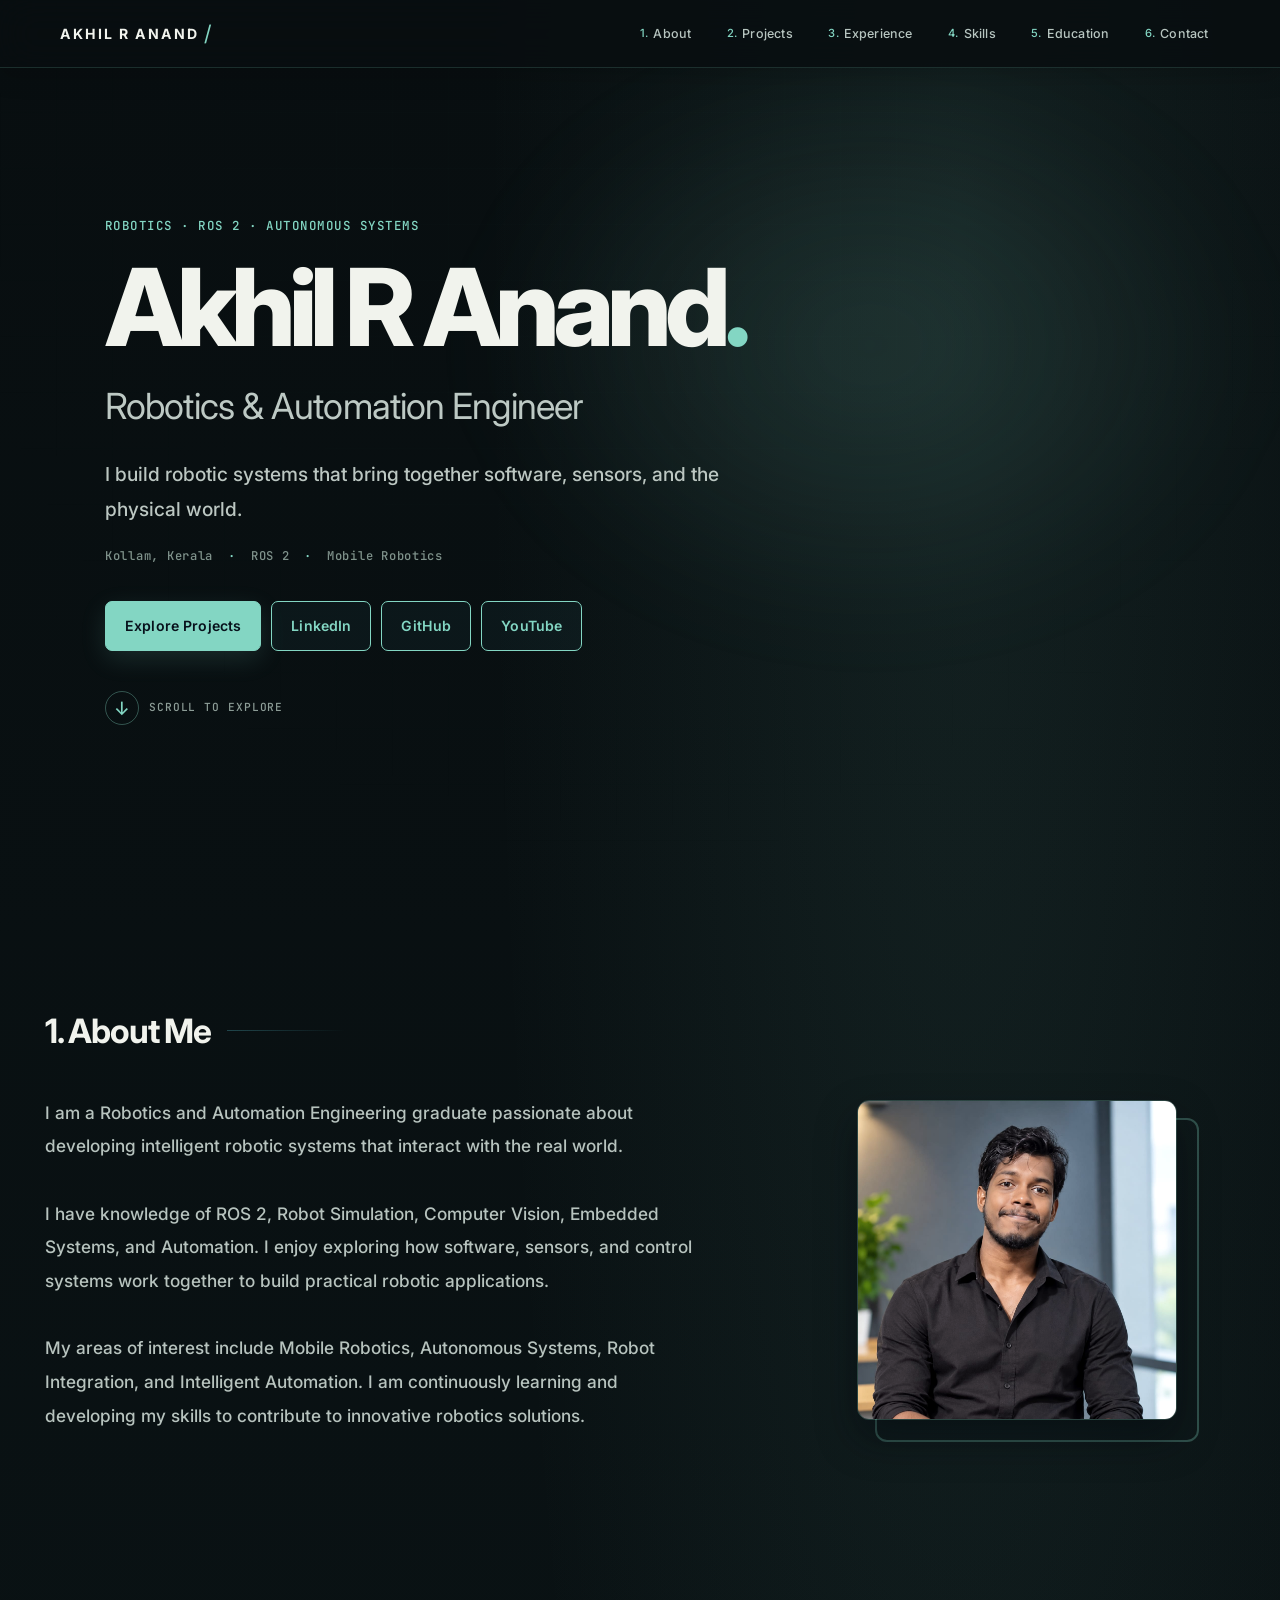
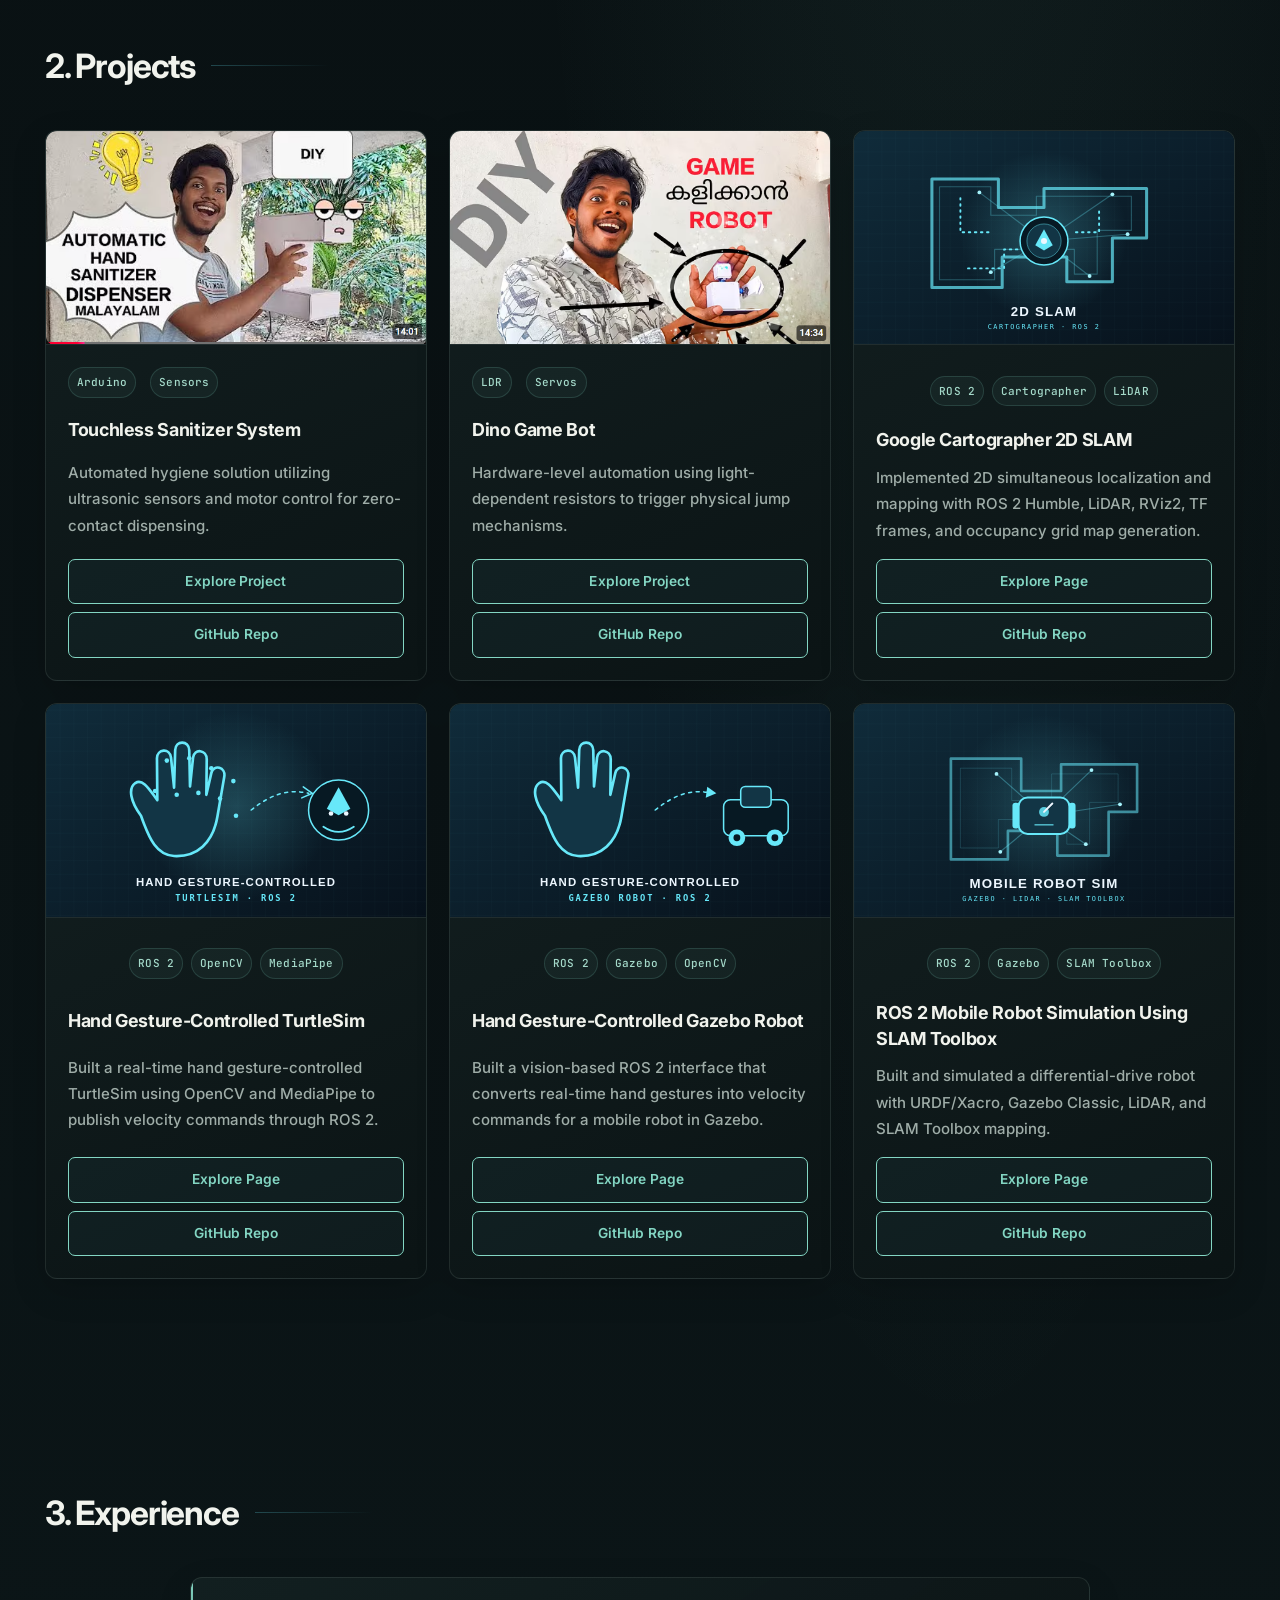
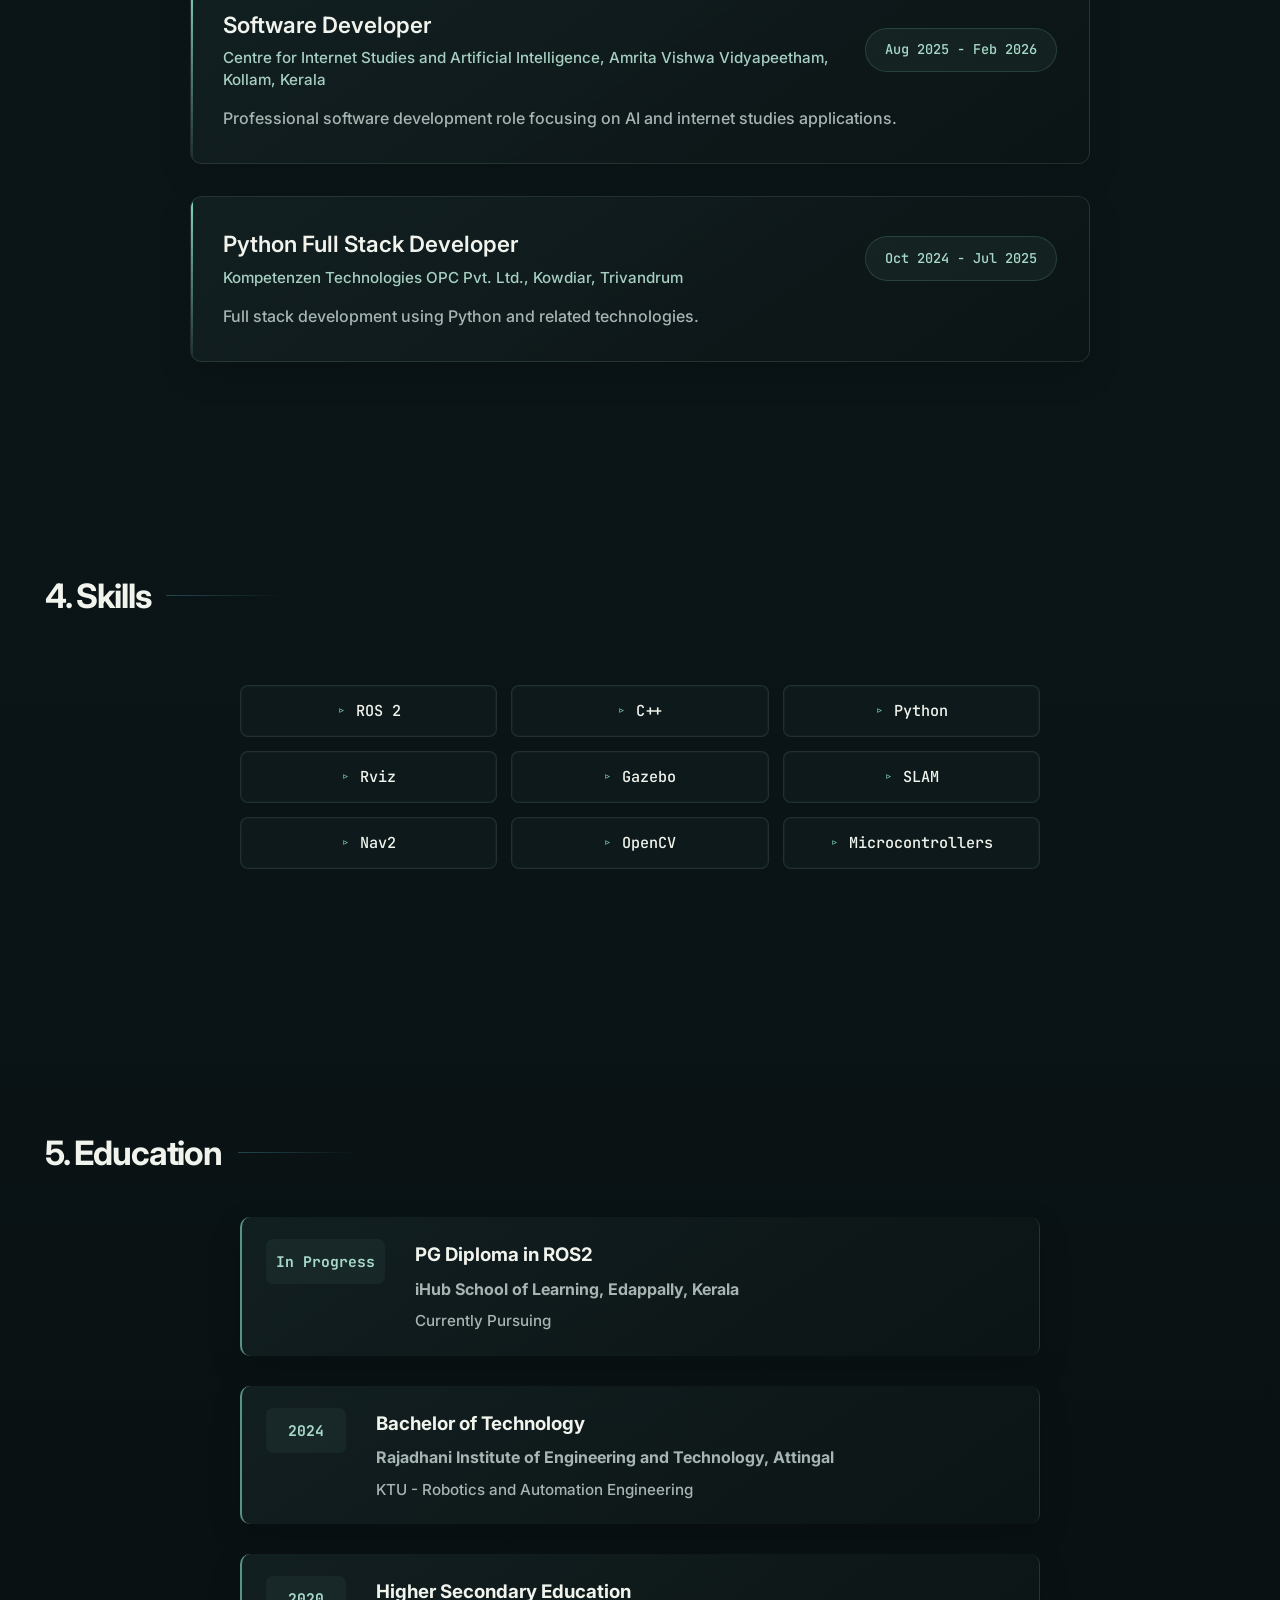
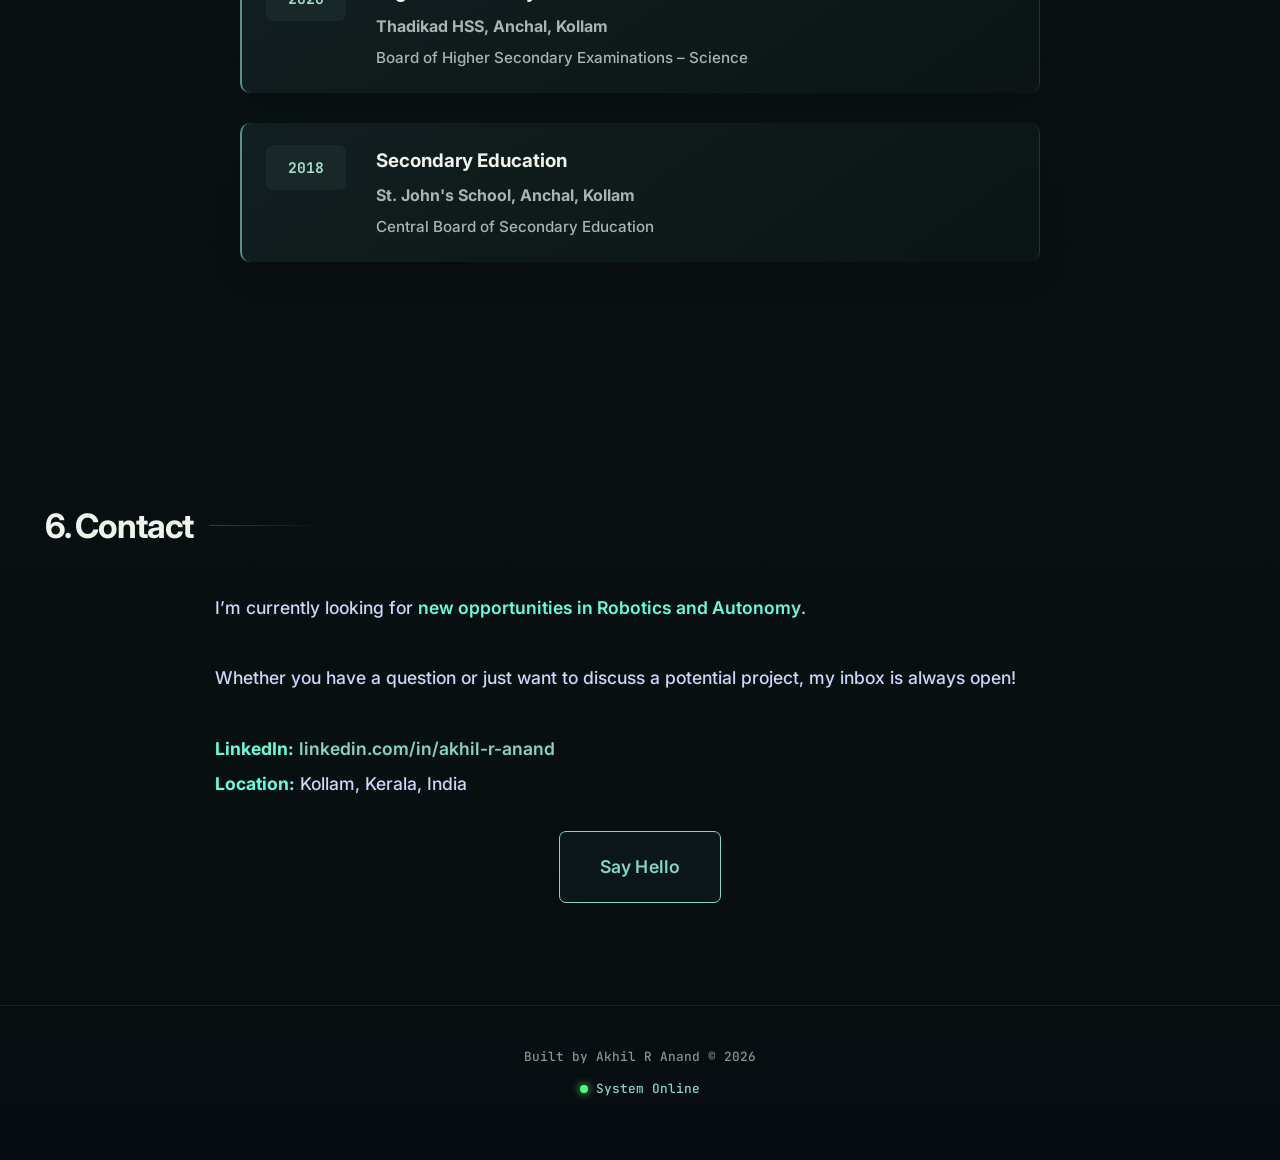
<file: index.html>
<!DOCTYPE html>
<html lang="en">

<head>
    <meta charset="UTF-8">
    <meta name="viewport" content="width=device-width, initial-scale=1.0">
    <title>Akhil R Anand | Robotics &amp; Automation Engineer</title>
    <meta name="description" content="Akhil R Anand is a Robotics and Automation Engineer building projects with ROS 2, robot simulation, computer vision, and embedded systems.">
    <meta name="theme-color" content="#07111b">
    <link href="https://fonts.googleapis.com/css2?family=Inter:wght@300;400;600;700&family=JetBrains+Mono&display=swap"
        rel="stylesheet">
    <link rel="stylesheet" href="css/style.css">
</head>

<body>

    <nav>
        <div class="nav-container">
            <a href="#top" class="logo" aria-label="Akhil R Anand home">AKHIL R ANAND<span class="brand-mark" aria-hidden="true">/</span></a>

            <div class="nav-menu" id="primary-navigation">
                <ul class="nav-links">
                    <li><a href="#about" title="Learn about me and my background"><span class="nav-num">1.</span>
                            About</a></li>
                    <li><a href="#projects" title="Explore my selected projects"><span class="nav-num">2.</span>
                            Projects</a></li>
                    <li><a href="#experience" title="Check my professional experience"><span class="nav-num">3.</span>
                            Experience</a></li>
                    <li><a href="#skills" title="View my technical skills"><span class="nav-num">4.</span> Skills</a>
                    </li>
                    <li><a href="#education" title="See my educational background"><span class="nav-num">5.</span>
                            Education</a></li>
                    <li><a href="#contact" title="Get in touch with me"><span class="nav-num">6.</span> Contact</a></li>
                </ul>
            </div>
            <button class="hamburger" aria-label="Toggle navigation" aria-controls="primary-navigation" aria-expanded="false">
                <span></span>
                <span></span>
                <span></span>
            </button>

        </div>
    </nav>

    <header class="hero" id="top">
        <div class="container hero-content">
            <p class="mono-text">Robotics <span aria-hidden="true">·</span> ROS 2 <span aria-hidden="true">·</span> Autonomous Systems</p>
            <h1 class="hero-title">Akhil R Anand<span>.</span></h1>
            <h2 class="hero-subtitle">Robotics &amp; Automation Engineer</h2>
            <p class="hero-tagline">
                I build robotic systems that bring together software, sensors, and the physical world.
            </p>
            <p class="hero-meta">Kollam, Kerala <span aria-hidden="true">·</span> ROS 2 <span aria-hidden="true">·</span> Mobile Robotics</p>
            <div class="hero-actions">
                <a href="#projects" class="btn btn-primary">Explore Projects</a>
                <a href="https://linkedin.com/in/akhil-r-anand" class="btn" target="_blank" rel="noopener noreferrer">LinkedIn</a>
                <a href="https://github.com/akhilranand" class="btn" target="_blank" rel="noopener noreferrer">GitHub</a>
                <a href="https://www.youtube.com/@Akhilomatic" class="btn" target="_blank" rel="noopener noreferrer">YouTube</a>
            </div>
            <a href="#about" class="hero-scroll-link" aria-label="Scroll to About Me">
                <span aria-hidden="true">↓</span>
                <span>Scroll to explore</span>
            </a>
        </div>
    </header>

    <main>
        <section id="about" class="reveal">
            <div class="container">
                <h2 class="section-heading">1. About Me<span class="blink-underscore">_</span></h2>
                <div class="about-flex">
                    <div class="about-text">
                        <p>
                            I am a Robotics and Automation Engineering graduate passionate about developing intelligent robotic systems that interact with the real world.
                            <br><br>
                            I have knowledge of ROS 2, Robot Simulation, Computer Vision, Embedded Systems, and Automation. I enjoy exploring how software, sensors, and control systems work together to build practical robotic applications.
                            <br><br>
                            My areas of interest include Mobile Robotics, Autonomous Systems, Robot Integration, and Intelligent Automation. I am continuously learning and developing my skills to contribute to innovative robotics solutions.
                        </p>

                    </div>
                    <div class="about-image-column">
                        <div class="image-wrapper">
                            <img src="assets/akhilpic.jpg" alt="Akhil R Anand">
                        </div>
                    </div>
                </div>
            </div>
        </section>
        <section id="projects">
            <div class="container">
                <h2 class="section-heading reveal">2. Projects<span class="blink-underscore">_</span></h2>
                <div class="project-grid">














                    <div class="card reveal">
                        <div class="image-container">
                            <img src="assets/automaticHandSanitizerDispencer.png" alt="Sanitizer" class="project-img">
                        </div>
                        <div class="card-content">
                            <div class="tech-stack">
                                <span class="tech-tag">Arduino</span>
                                <span class="tech-tag">Sensors</span>
                            </div>
                            <h3>Touchless Sanitizer System</h3>
                            <p>Automated hygiene solution utilizing ultrasonic sensors and motor control for
                                zero-contact dispensing.


                            </p>
                            <div class="project-buttons">
                                <a href="html/projects/automaticHandSanitizerDispencer.html" class="btn-outline">Explore Project</a>
                                <a href="https://github.com/akhilranand/automatic-hand-sanitizer-dispenser"
                                    class="btn-outline">GitHub Repo</a>
                            </div>

                        </div>
                    </div>


















                    <div class="card reveal">
                        <div class="image-container">
                            <img src="assets/dinoGameAutomation.png" alt="Dino Automation" class="project-img">
                        </div>
                        <div class="card-content">
                            <div class="tech-stack">
                                <span class="tech-tag">LDR</span>
                                <span class="tech-tag">Servos</span>
                            </div>
                            <h3>Dino Game Bot</h3>
                            <p>Hardware-level automation using light-dependent resistors to trigger physical jump
                                mechanisms.</p>
                            <div class="project-buttons">
                                <a href="html/projects/dinoGameAutomation.html" class="btn-outline">Explore Project</a>
                                <a href="https://github.com/akhilranand/arduino-dino-game-automation"
                                    class="btn-outline">GitHub Repo</a>
                            </div>
                        </div>
                    </div>

                    <div class="card reveal linkedin-post-card">
                        <div class="image-container">
                            <img src="assets/cartographerThumbnail.svg"
                                alt="Mobile robot building a glowing 2D map with LiDAR" class="project-img">
                        </div>
                        <div class="card-content">
                            <div class="tech-stack">
                                <span class="tech-tag">ROS 2</span>
                                <span class="tech-tag">Cartographer</span>
                                <span class="tech-tag">LiDAR</span>
                            </div>
                            <h3>Google Cartographer 2D SLAM</h3>
                            <p>Implemented 2D simultaneous localization and mapping with ROS 2 Humble, LiDAR,
                                RViz2, TF frames, and occupancy grid map generation.</p>
                            <div class="project-buttons">
                                <a href="html/projects/slamUsingCartographer.html" class="btn-outline">Explore Page</a>
                                <a href="https://github.com/akhilranand/slam_using_cartographer" target="_blank"
                                    rel="noopener noreferrer" class="btn-outline">GitHub Repo</a>
                            </div>
                        </div>
                    </div>

                    <div class="card reveal linkedin-post-card">
                        <div class="image-container">
                            <img src="assets/gestureTurtleThumbnail.svg"
                                alt="Hand gesture controlling a simulated TurtleSim robot" class="project-img">
                        </div>
                        <div class="card-content">
                            <div class="tech-stack">
                                <span class="tech-tag">ROS 2</span>
                                <span class="tech-tag">OpenCV</span>
                                <span class="tech-tag">MediaPipe</span>
                            </div>
                            <h3>Hand Gesture-Controlled TurtleSim</h3>
                            <p>Built a real-time hand gesture-controlled TurtleSim using OpenCV and MediaPipe
                                to publish velocity commands through ROS 2.</p>
                            <div class="project-buttons">
                                <a href="html/projects/gestureControlTurtlesim.html" class="btn-outline">Explore Page</a>
                                <a href="https://github.com/akhilranand/opencv-gesture-control-turtlesim-ros2"
                                    target="_blank" rel="noopener noreferrer" class="btn-outline">GitHub Repo</a>
                            </div>
                        </div>
                    </div>

                    <div class="card reveal linkedin-post-card">
                        <div class="image-container">
                            <img src="assets/gestureGazeboThumbnail.svg"
                                alt="Hand gesture controlling a mobile robot in Gazebo" class="project-img">
                        </div>
                        <div class="card-content">
                            <div class="tech-stack">
                                <span class="tech-tag">ROS 2</span>
                                <span class="tech-tag">Gazebo</span>
                                <span class="tech-tag">OpenCV</span>
                            </div>
                            <h3>Hand Gesture-Controlled Gazebo Robot</h3>
                            <p>Built a vision-based ROS 2 interface that converts real-time hand gestures
                                into velocity commands for a mobile robot in Gazebo.</p>
                            <div class="project-buttons">
                                <a href="html/projects/gestureControlGazebo.html" class="btn-outline">Explore Page</a>
                                <a href="https://github.com/akhilranand/opencv-gesture-control-gazebo-robot"
                                    target="_blank" rel="noopener noreferrer" class="btn-outline">GitHub Repo</a>
                            </div>
                        </div>
                    </div>

                    <div class="card reveal linkedin-post-card">
                        <div class="image-container">
                            <img src="assets/differentialDriveThumbnail.svg"
                                alt="Differential-drive robot exploring a Gazebo simulation with LiDAR"
                                class="project-img">
                        </div>
                        <div class="card-content">
                            <div class="tech-stack">
                                <span class="tech-tag">ROS 2</span>
                                <span class="tech-tag">Gazebo</span>
                                <span class="tech-tag">SLAM Toolbox</span>
                            </div>
                            <h3>ROS 2 Mobile Robot Simulation Using SLAM Toolbox</h3>
                            <p>Built and simulated a differential-drive robot with URDF/Xacro, Gazebo Classic,
                                LiDAR, and SLAM Toolbox mapping.</p>
                            <div class="project-buttons">
                                <a href="html/projects/differentialDriveSimulation.html" class="btn-outline">Explore Page</a>
                                <a href="https://github.com/akhilranand/ros2-slam-toolbox-mapping"
                                    target="_blank" rel="noopener noreferrer" class="btn-outline">GitHub Repo</a>
                            </div>
                        </div>
                    </div>







































                </div>
            </div>
        </section>

        <!-- 3. Experience -->
        <section id="experience" class="reveal">
            <div class="container">
                <h2 class="section-heading">3. Experience<span class="blink-underscore">_</span></h2>
                <div class="experience-grid">
                    <div class="experience-card">
                        <div class="experience-header">
                            <div class="experience-role">
                                <h3>Software Developer</h3>
                                <div class="experience-company">Centre for Internet Studies and Artificial Intelligence,
                                    Amrita Vishwa Vidyapeetham, Kollam, Kerala</div>
                            </div>
                            <div class="experience-date">Aug 2025 - Feb 2026</div>
                        </div>
                        <p class="experience-description">Professional software development role focusing on AI and
                            internet studies applications.</p>
                    </div>
                    <div class="experience-card">
                        <div class="experience-header">
                            <div class="experience-role">
                                <h3>Python Full Stack Developer</h3>
                                <div class="experience-company">Kompetenzen Technologies OPC Pvt. Ltd., Kowdiar,
                                    Trivandrum</div>
                            </div>
                            <div class="experience-date">Oct 2024 - Jul 2025</div>
                        </div>
                        <p class="experience-description">Full stack development using Python and related technologies.
                        </p>
                    </div>
                </div>
            </div>
        </section>

        <!-- 4. Skills / Tech Stack -->
        <section id="skills" class="reveal">
            <div class="container contact-desc">
                <h2 class="section-heading">4. Skills<span class="blink-underscore">_</span></h2>
                <ul class="skills-list" >
                    <li>ROS 2</li>
                    <li>C++</li>
                    <li>Python</li>
                    <li>Rviz</li>
                    <li>Gazebo </li>
                    <li>SLAM</li>
                    <li>Nav2</li>
                    <li>OpenCV</li>
                    <li>Microcontrollers</li>
                    
                </ul>
            </div>
        </section>

        <!-- 5. Education -->
        <section id="education" class="reveal">
            <div class="container">
                <h2 class="section-heading">5. Education<span class="blink-underscore">_</span></h2>
                <div class="education-list">
                    <div class="education-item">
                        <div class="education-date">In Progress</div>
                        <div class="education-details">
                            <h3>PG Diploma in ROS2</h3>
                            <h4>iHub School of Learning, Edappally, Kerala</h4>
                            <p>Currently Pursuing</p>
                        </div>
                    </div>
                    <div class="education-item">
                        <div class="education-date">2024</div>
                        <div class="education-details">
                            <h3>Bachelor of Technology</h3>
                            <h4>Rajadhani Institute of Engineering and Technology, Attingal</h4>
                            <p>KTU - Robotics and Automation Engineering</p>
                        </div>
                    </div>
                    <div class="education-item">
                        <div class="education-date">2020</div>
                        <div class="education-details">
                            <h3>Higher Secondary Education</h3>
                            <h4>Thadikad HSS, Anchal, Kollam</h4>
                            <p>Board of Higher Secondary Examinations – Science</p>
                        </div>
                    </div>
                    <div class="education-item">
                        <div class="education-date">2018</div>
                        <div class="education-details">
                            <h3>Secondary Education</h3>
                            <h4>St. John's School, Anchal, Kollam</h4>
                            <p>Central Board of Secondary Education</p>
                        </div>
                    </div>
                </div>
            </div>
        </section>

        <section id="contact" class="reveal">
            <div class="container ">
                <h2 class="section-heading reveal">6. Contact<span class="blink-underscore">_</span></h2>


                <p class="contact-desc"
                    style="font-size: 1.1rem; line-height: 2; color: #ccd6f6; max-width: 850px; margin: 0 auto; text-align: left;">
                    I’m currently looking for <span style="color: #64ffda; font-weight: 600;">new opportunities in
                        Robotics and Autonomy</span>.
                    <br><br>
                    Whether you have a question or just want to discuss a potential project, my inbox is always open!
                    <br><br>
                    <strong style="color: #64ffda;">LinkedIn:</strong>
                    <a href="https://linkedin.com/in/akhil-r-anand" target="_blank" class="linkClick">
                        linkedin.com/in/akhil-r-anand
                    </a>
                    <br>
                    <strong style="color: #64ffda;">Location:</strong> Kollam, Kerala, India
                </p>
                <div class="contact-action" style="text-align: center; margin-top: 30px;">
                    <!-- <a href="mailto:" class="btn large">Say Hello</a> -->
                     <a href="https://linkedin.com/in/akhil-r-anand" class="btn large">Say Hello</a>
                </div>
            </div>
        </section>
    </main>

    <footer>
        <p>Built by Akhil R Anand &copy; 2026</p>
        <div class="status ">
            <span class="online-dot"></span> <span>System Online</span>
        </div>
    </footer>

    <script src="js/script.js"></script>
</body>

</html>
</file>
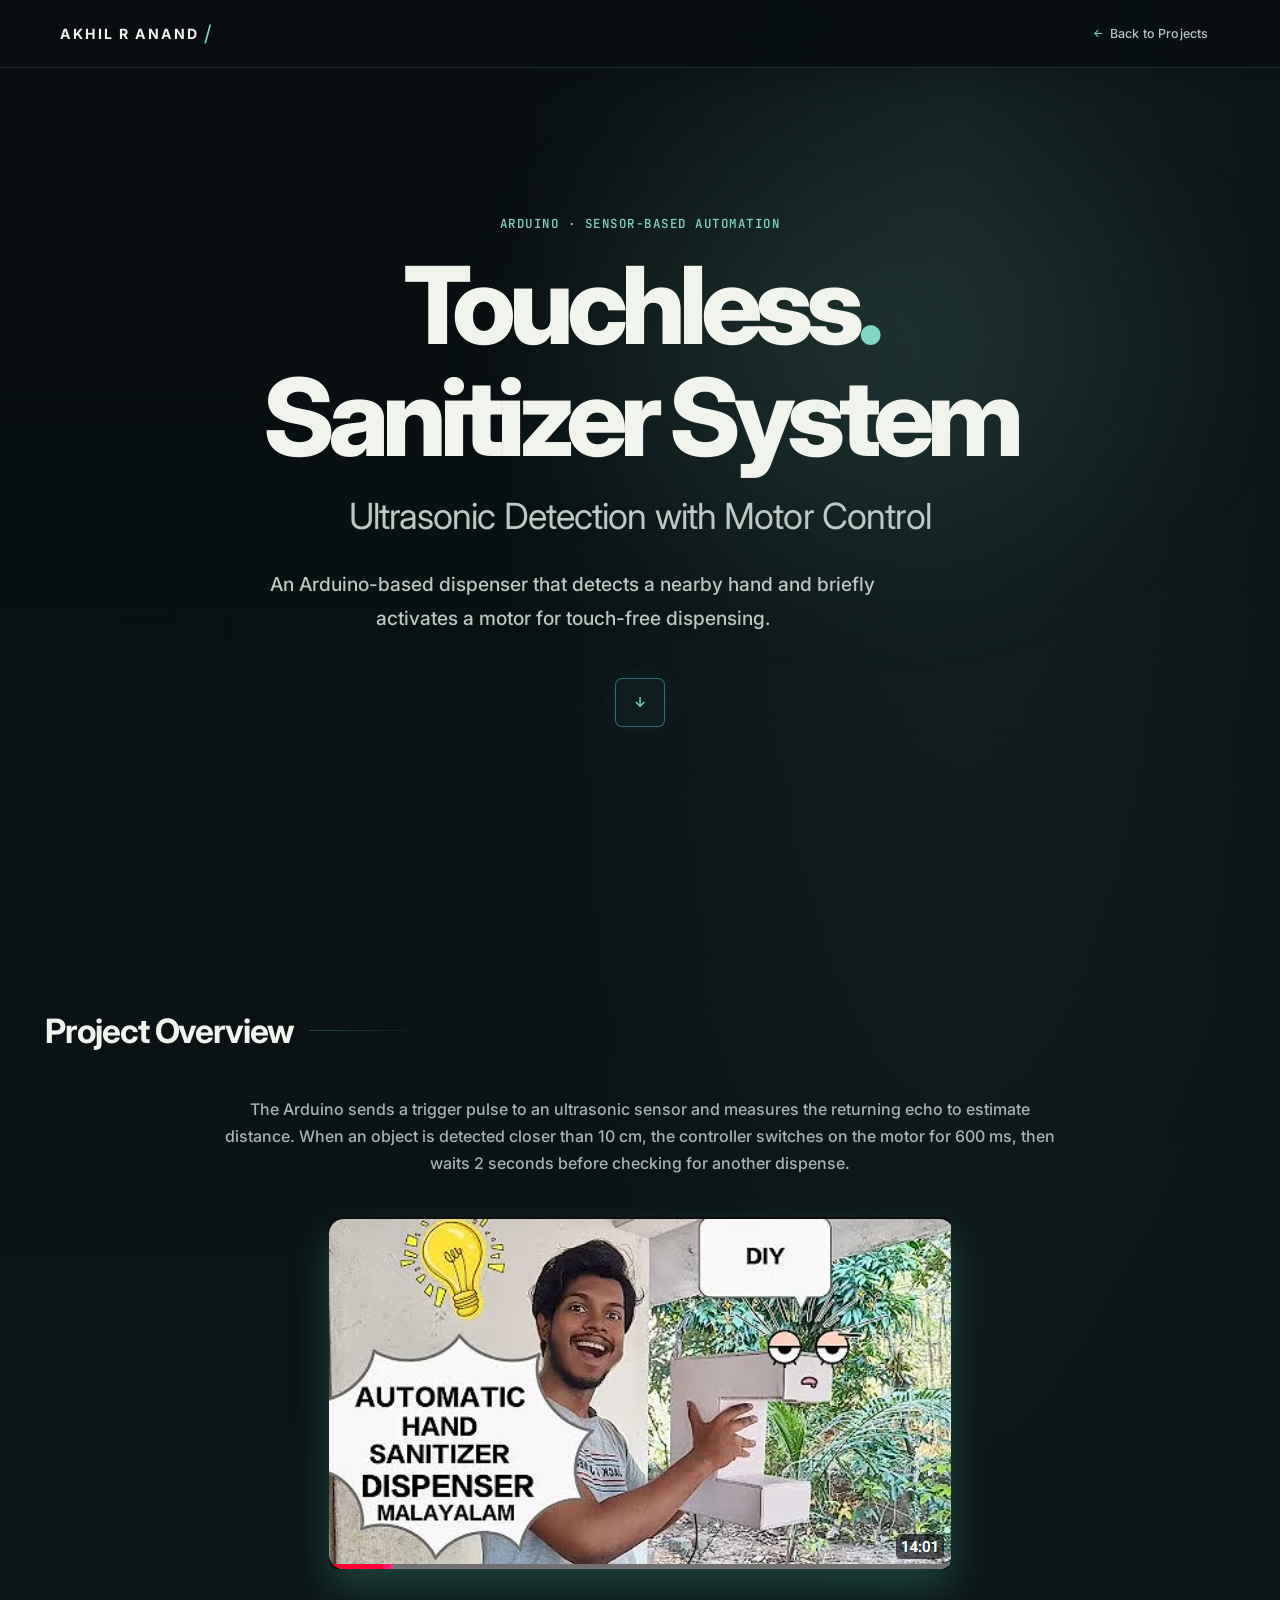
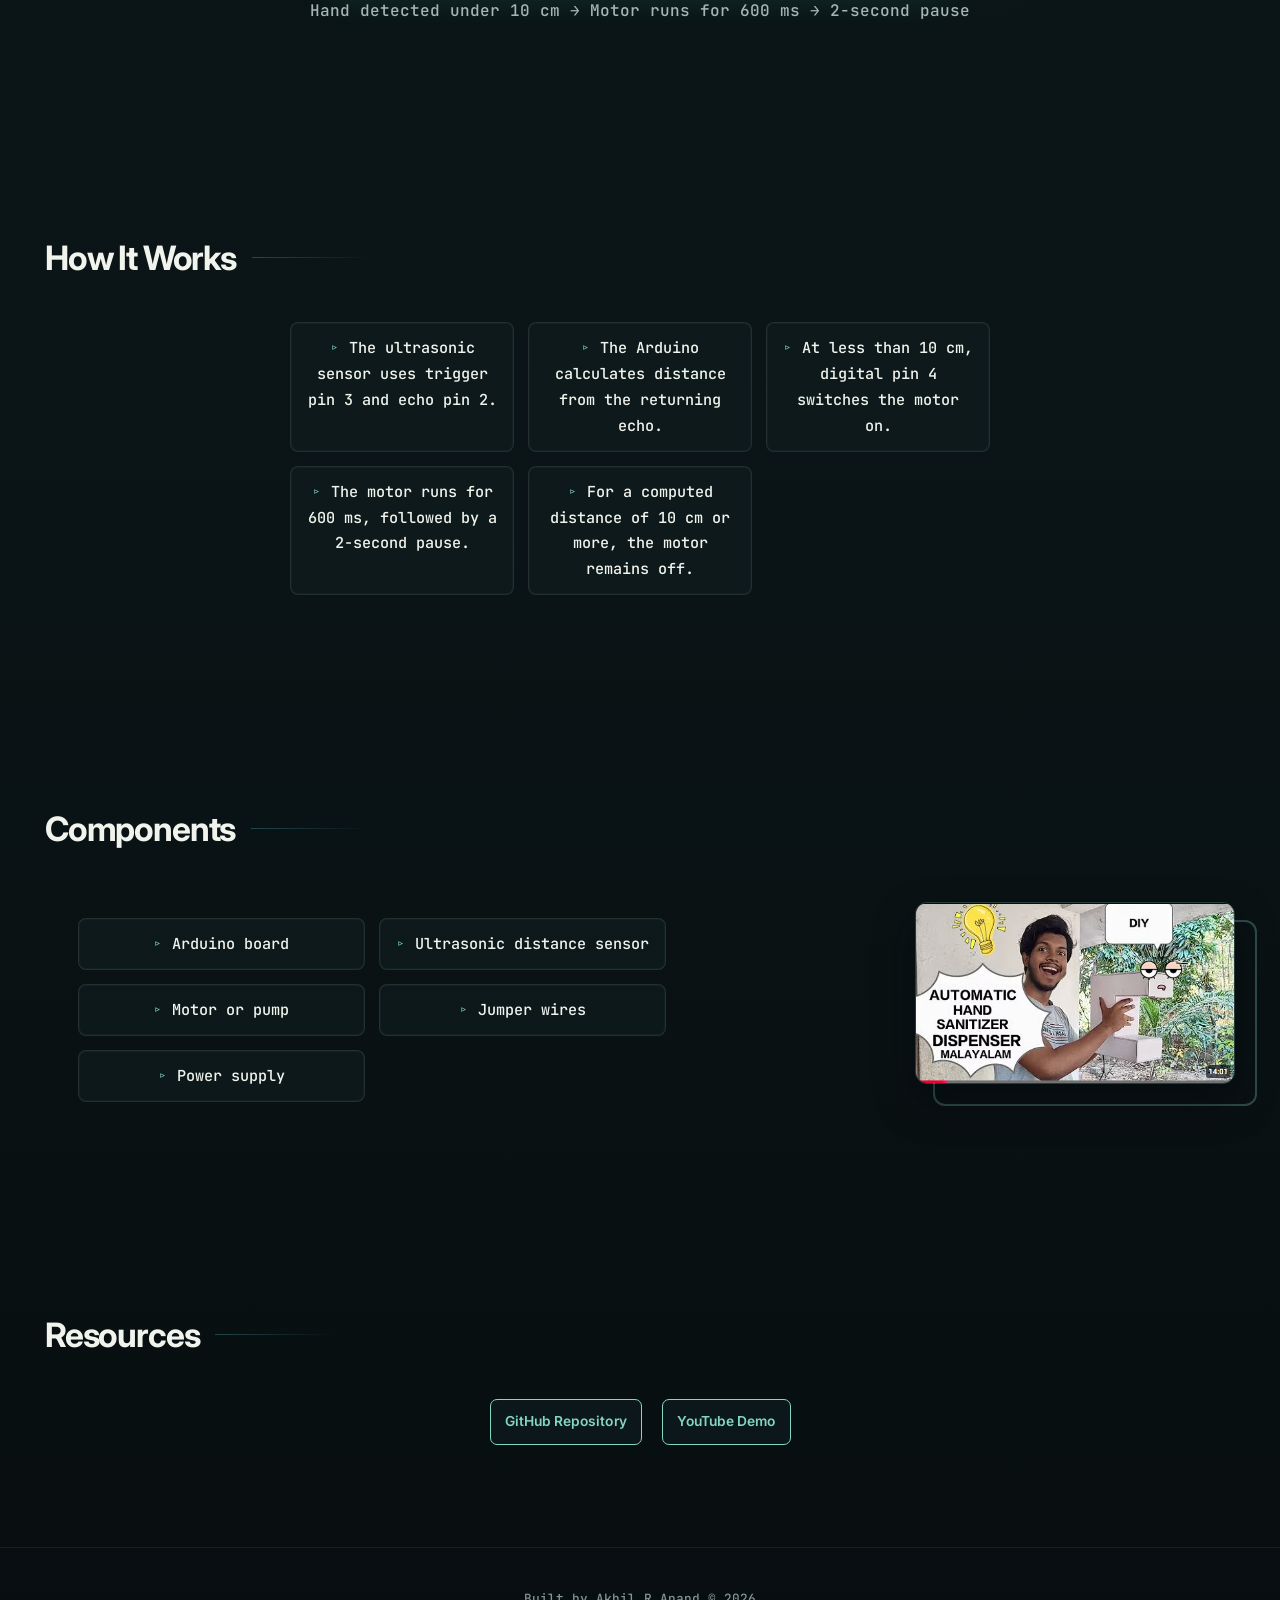
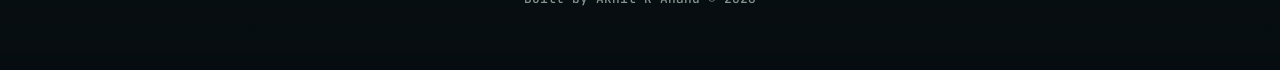
<file: html/projects/automaticHandSanitizerDispencer.html>
<!DOCTYPE html>
<html lang="en">
<head>
    <meta charset="UTF-8">
    <meta name="viewport" content="width=device-width, initial-scale=1.0">
    <meta name="description" content="An Arduino touchless sanitizer dispenser that detects a nearby hand with an ultrasonic sensor and briefly activates a motor.">
    <title>Touchless Sanitizer System - Akhil R Anand</title>
    <link href="https://fonts.googleapis.com/css2?family=Inter:wght@300;400;600;700&family=JetBrains+Mono&display=swap" rel="stylesheet">
    <link rel="stylesheet" href="../../css/style.css">
</head>
<body>
    <nav>
        <div class="nav-container">
            <a class="logo" href="../../index.html">AKHIL R ANAND<span class="brand-mark" aria-hidden="true">/</span></a>
            <ul class="nav-links">
                <li><a href="../../index.html#projects"><span class="nav-num">←</span> Back to Projects</a></li>
            </ul>
        </div>
    </nav>

    <header class="hero">
        <div class="container">
            <p class="mono-text">Arduino · Sensor-Based Automation</p>
            <h1 class="hero-title">Touchless<span>.</span><br>Sanitizer System</h1>
            <h2 class="hero-subtitle">Ultrasonic Detection with Motor Control</h2>
            <p class="hero-tagline">
                An Arduino-based dispenser that detects a nearby hand and briefly activates a motor for touch-free dispensing.
            </p>
            <div class="hero-action">
                <a href="#project-overview" class="btn down-btn" aria-label="Scroll to project overview">↓</a>
            </div>
        </div>
    </header>

    <main>
        <section class="reveal" id="project-overview">
            <div class="container">
                <h2 class="section-heading">Project Overview<span class="blink-underscore">_</span></h2>
                <p class="contact-desc" style="text-align: center; max-width: 850px; margin: 0 auto;">
                    The Arduino sends a trigger pulse to an ultrasonic sensor and measures the returning echo to estimate distance.
                    When an object is detected closer than 10 cm, the controller switches on the motor for 600 ms, then waits
                    2 seconds before checking for another dispense.
                </p>
                <div style="text-align: center; margin-top: 40px;">
                    <img src="../../assets/automaticHandSanitizerDispencer.png"
                        alt="Touchless sanitizer dispenser project"
                        style="max-width: 800px; border-radius: 8px; box-shadow: 0 20px 40px rgba(100,255,218,0.2);">
                    <p style="color: var(--text-dim); margin-top: 20px; font-family: var(--font-mono);">
                        Hand detected under 10 cm → Motor runs for 600 ms → 2-second pause
                    </p>
                </div>
            </div>
        </section>

        <section class="reveal">
            <div class="container">
                <h2 class="section-heading">How It Works<span class="blink-underscore">_</span></h2>
                <ul class="skills-list" style="max-width: 700px; margin: 0 auto;">
                    <li>The ultrasonic sensor uses trigger pin 3 and echo pin 2.</li>
                    <li>The Arduino calculates distance from the returning echo.</li>
                    <li>At less than 10 cm, digital pin 4 switches the motor on.</li>
                    <li>The motor runs for 600 ms, followed by a 2-second pause.</li>
                    <li>For a computed distance of 10 cm or more, the motor remains off.</li>
                </ul>
            </div>
        </section>

        <section class="reveal">
            <div class="container">
                <h2 class="section-heading">Components<span class="blink-underscore">_</span></h2>
                <div class="about-flex">
                    <ul class="skills-list">
                        <li>Arduino board</li>
                        <li>Ultrasonic distance sensor</li>
                        <li>Motor or pump</li>
                        <li>Jumper wires</li>
                        <li>Power supply</li>
                    </ul>
                    <div class="about-image-column" style="justify-self: end;">
                        <div class="image-wrapper">
                            <img src="../../assets/automaticHandSanitizerDispencer.png" alt="Sanitizer dispenser hardware">
                        </div>
                    </div>
                </div>
            </div>
        </section>

        <section class="reveal">
            <div class="container">
                <h2 class="section-heading">Resources<span class="blink-underscore">_</span></h2>
                <div style="display: flex; gap: 20px; justify-content: center; flex-wrap: wrap;">
                    <a href="https://github.com/akhilranand/automatic-hand-sanitizer-dispenser"
                        target="_blank" rel="noopener noreferrer" class="btn-outline">GitHub Repository</a>
                    <a href="https://youtu.be/DfhfQs4atdA?si=TtjJWzPjW6AfhEqq"
                        target="_blank" rel="noopener noreferrer" class="btn-outline">YouTube Demo</a>
                </div>
            </div>
        </section>
    </main>

    <footer>
        <p>Built by Akhil R Anand &copy; 2026</p>
    </footer>

    <script src="../../js/script.js"></script>
</body>
</html>
</file>
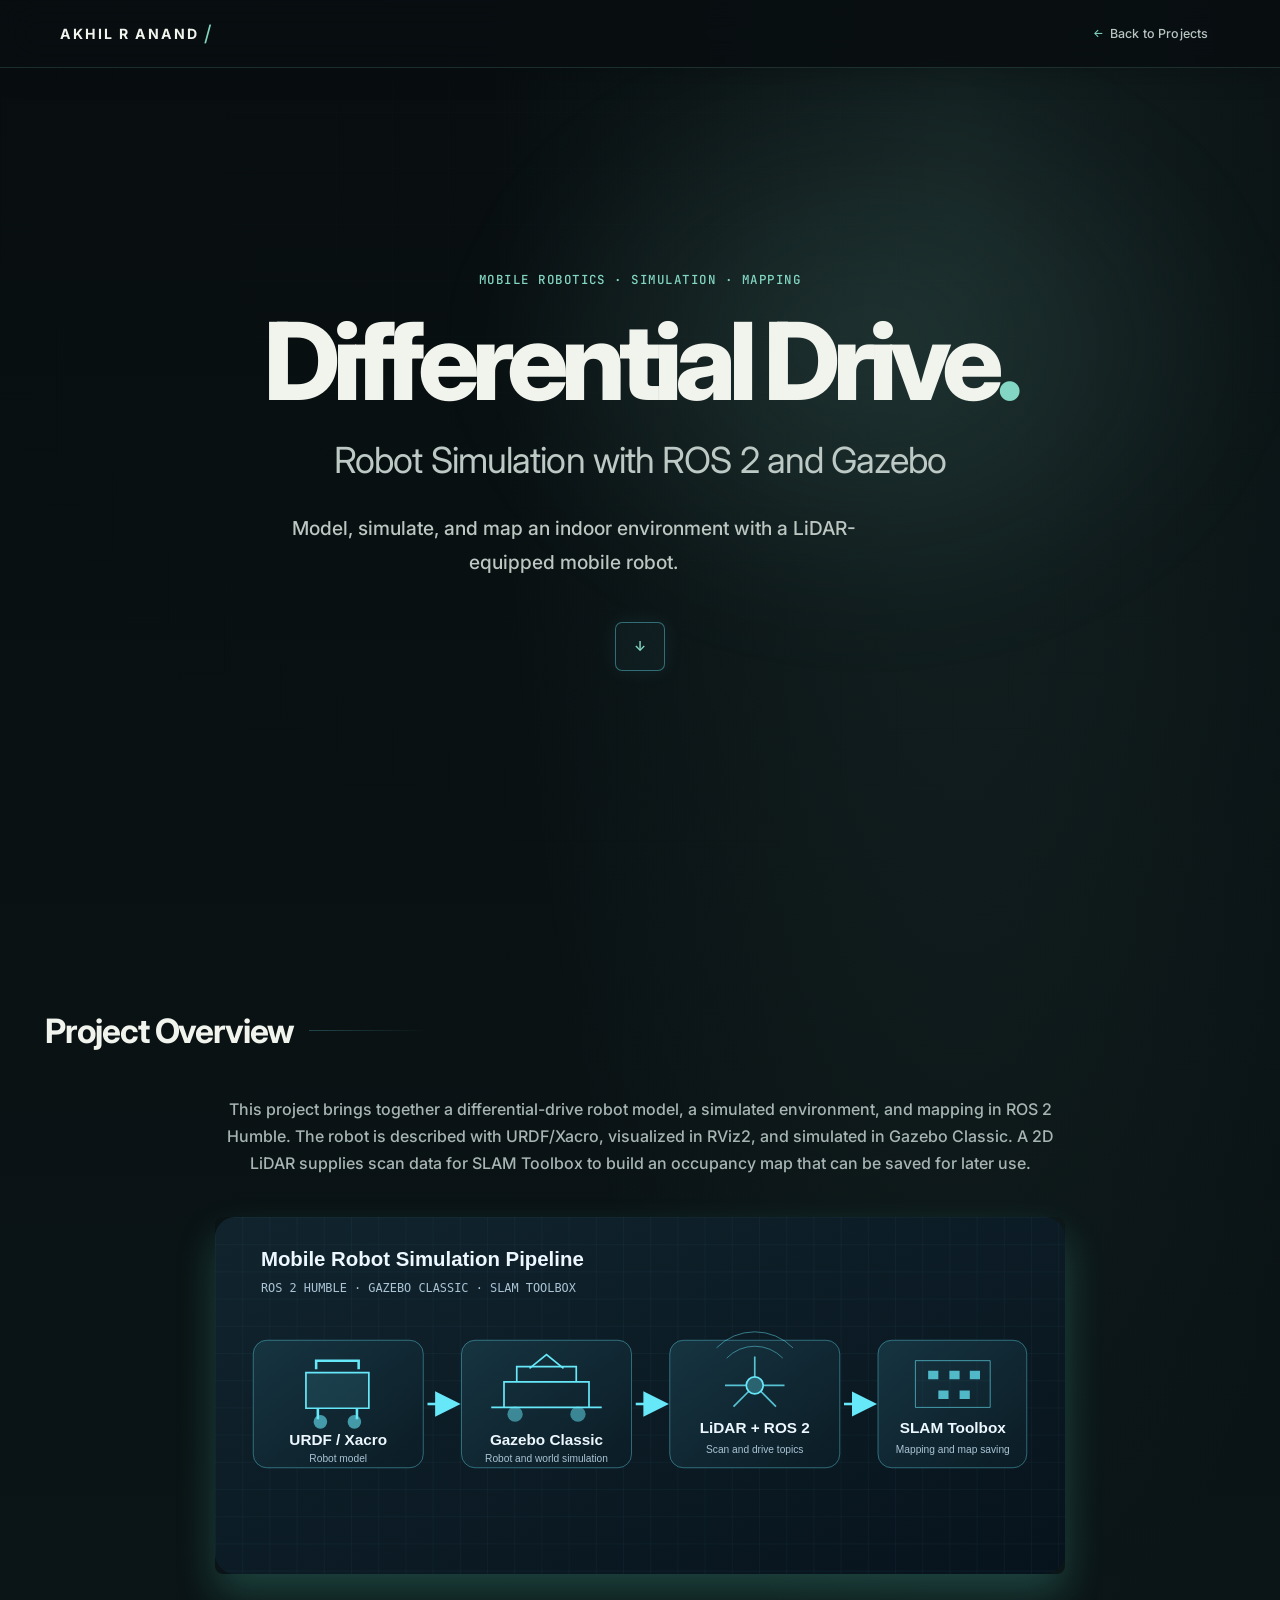
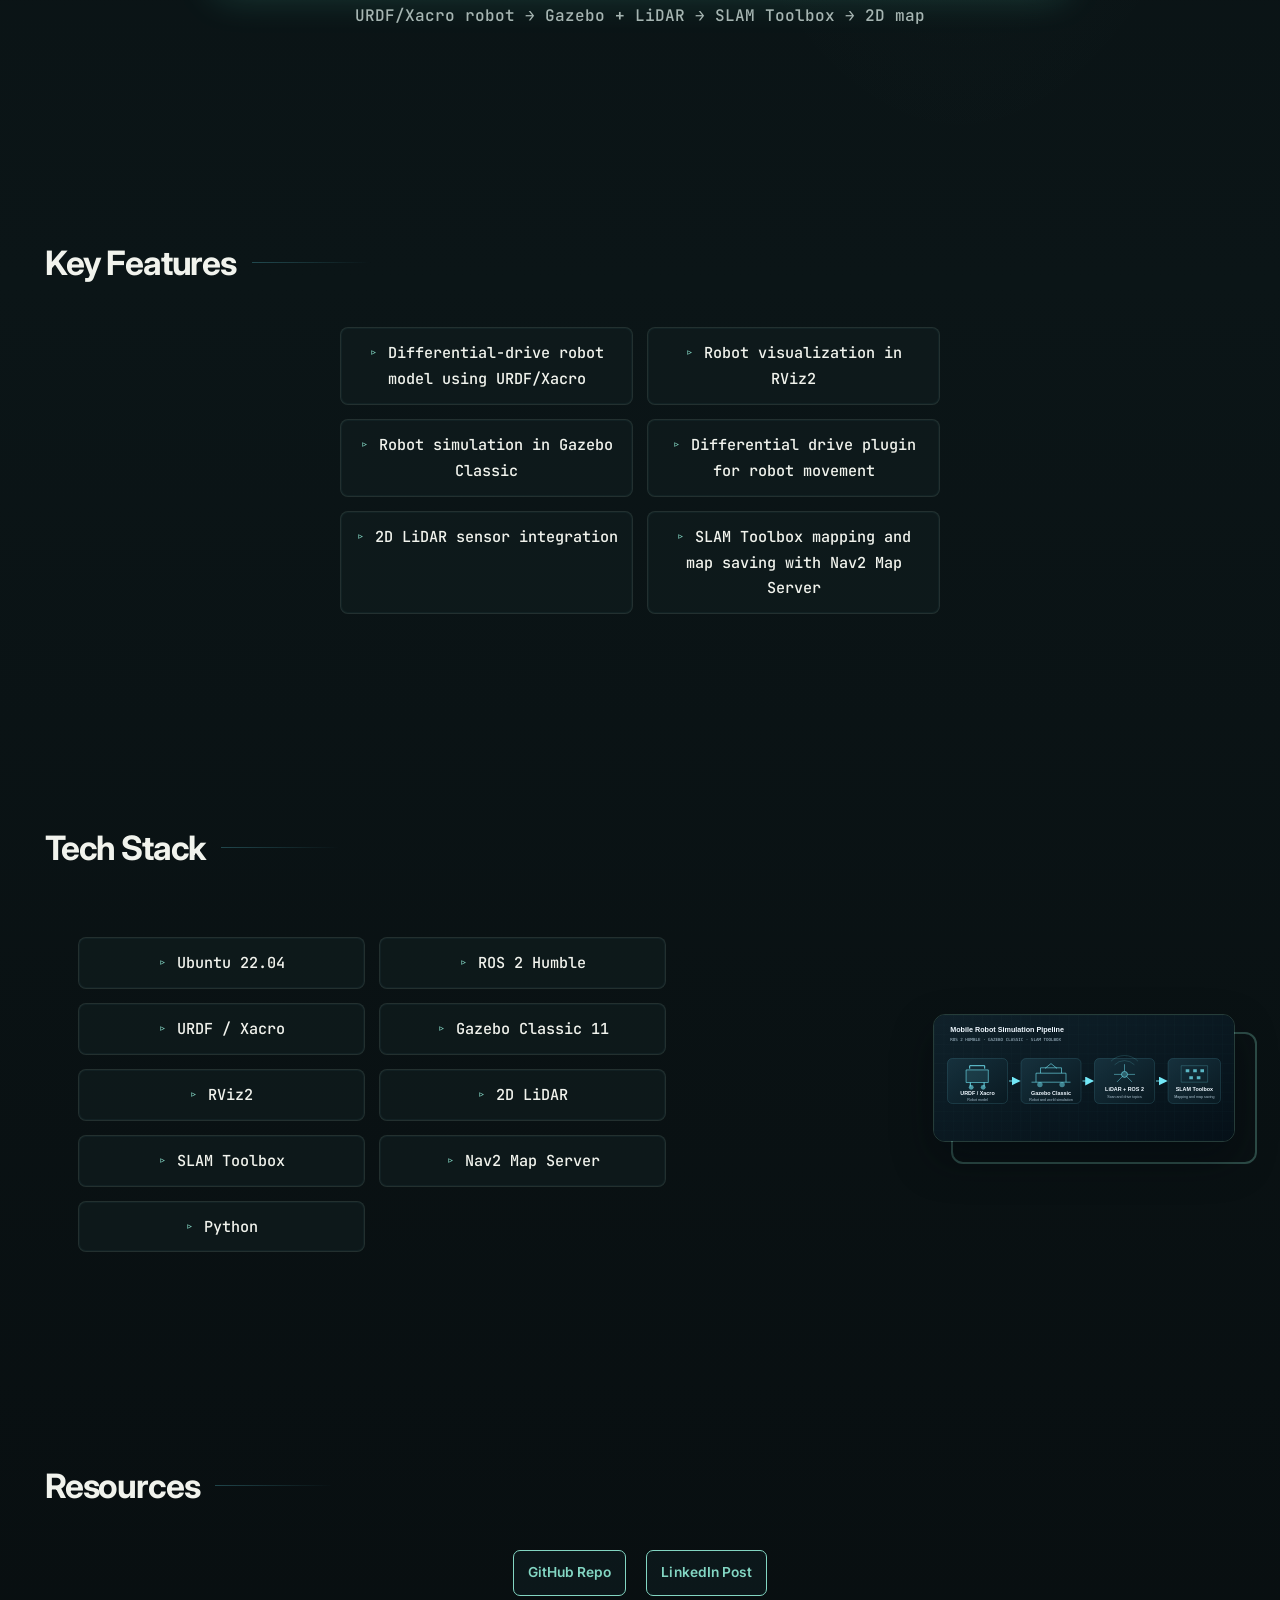
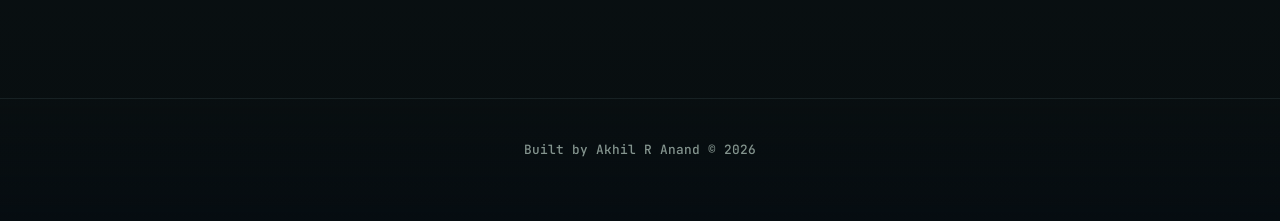
<file: html/projects/differentialDriveSimulation.html>
<!DOCTYPE html>
<html lang="en">
<head>
    <meta charset="UTF-8">
    <meta name="viewport" content="width=device-width, initial-scale=1.0">
    <meta name="description" content="Akhil R Anand's differential-drive robot simulation using ROS 2 Humble, URDF/Xacro, Gazebo Classic, LiDAR, and SLAM Toolbox.">
    <title>Differential Drive Robot Simulation - Akhil R Anand</title>
    <link href="https://fonts.googleapis.com/css2?family=Inter:wght@300;400;600;700&family=JetBrains+Mono&display=swap" rel="stylesheet">
    <link rel="stylesheet" href="../../css/style.css">
</head>
<body>
    <nav>
        <div class="nav-container">
            <a class="logo" href="../../index.html">AKHIL R ANAND<span class="brand-mark" aria-hidden="true">/</span></a>
            <ul class="nav-links">
                <li><a href="../../index.html#projects"><span class="nav-num">←</span> Back to Projects</a></li>
            </ul>
        </div>
    </nav>

    <header class="hero">
        <div class="container">
            <p class="mono-text">Mobile Robotics · Simulation · Mapping</p>
            <h1 class="hero-title">Differential Drive<span>.</span></h1>
            <h2 class="hero-subtitle">Robot Simulation with ROS 2 and Gazebo</h2>
            <p class="hero-tagline">
                Model, simulate, and map an indoor environment with a LiDAR-equipped mobile robot.
            </p>
            <div class="hero-action">
                <a href="#project-overview" class="btn down-btn" aria-label="Scroll to project overview">↓</a>
            </div>
        </div>
    </header>

    <main>
        <section class="reveal" id="project-overview">
            <div class="container">
                <h2 class="section-heading">Project Overview<span class="blink-underscore">_</span></h2>
                <p class="contact-desc" style="text-align: center; max-width: 850px; margin: 0 auto;">
                    This project brings together a differential-drive robot model, a simulated environment, and
                    mapping in ROS 2 Humble. The robot is described with URDF/Xacro, visualized in RViz2, and
                    simulated in Gazebo Classic. A 2D LiDAR supplies scan data for SLAM Toolbox to build an
                    occupancy map that can be saved for later use.
                </p>
                <div style="text-align: center; margin-top: 40px;">
                    <img src="../../assets/differentialDriveWorkflow.svg"
                        alt="Differential drive robot workflow: URDF/Xacro model in Gazebo with LiDAR, ROS 2, and SLAM Toolbox producing a map."
                        style="max-width: 850px; border-radius: 8px; box-shadow: 0 20px 40px rgba(100,255,218,0.2);">
                    <p style="color: var(--text-dim); margin-top: 20px; font-family: var(--font-mono);">
                        URDF/Xacro robot → Gazebo + LiDAR → SLAM Toolbox → 2D map
                    </p>
                </div>
            </div>
        </section>

        <section class="reveal">
            <div class="container">
                <h2 class="section-heading">Key Features<span class="blink-underscore">_</span></h2>
                <ul class="skills-list" style="max-width: 600px; margin: 0 auto;">
                    <li>Differential-drive robot model using URDF/Xacro</li>
                    <li>Robot visualization in RViz2</li>
                    <li>Robot simulation in Gazebo Classic</li>
                    <li>Differential drive plugin for robot movement</li>
                    <li>2D LiDAR sensor integration</li>
                    <li>SLAM Toolbox mapping and map saving with Nav2 Map Server</li>
                </ul>
            </div>
        </section>

        <section class="reveal">
            <div class="container">
                <h2 class="section-heading">Tech Stack<span class="blink-underscore">_</span></h2>
                <div class="about-flex">
                    <ul class="skills-list">
                        <li>Ubuntu 22.04</li>
                        <li>ROS 2 Humble</li>
                        <li>URDF / Xacro</li>
                        <li>Gazebo Classic 11</li>
                        <li>RViz2</li>
                        <li>2D LiDAR</li>
                        <li>SLAM Toolbox</li>
                        <li>Nav2 Map Server</li>
                        <li>Python</li>
                    </ul>
                    <div class="about-image-column" style="justify-self: end;">
                        <div class="image-wrapper">
                            <img src="../../assets/differentialDriveWorkflow.svg"
                                alt="Robot simulation and mapping project components">
                        </div>
                    </div>
                </div>
            </div>
        </section>

        <section class="reveal">
            <div class="container">
                <h2 class="section-heading">Resources<span class="blink-underscore">_</span></h2>
                <div style="display: flex; gap: 20px; justify-content: center; flex-wrap: wrap;">
                    <a href="https://github.com/akhilranand/ros2-slam-toolbox-mapping"
                        target="_blank" rel="noopener noreferrer" class="btn-outline">GitHub Repo</a>
                    <a href="https://lnkd.in/p/gAGmHkF8"
                        target="_blank" rel="noopener noreferrer" class="btn-outline">LinkedIn Post</a>
                </div>
            </div>
        </section>
    </main>

    <footer>
        <p>Built by Akhil R Anand &copy; 2026</p>
    </footer>
    <script src="../../js/script.js"></script>
</body>
</html>
</file>
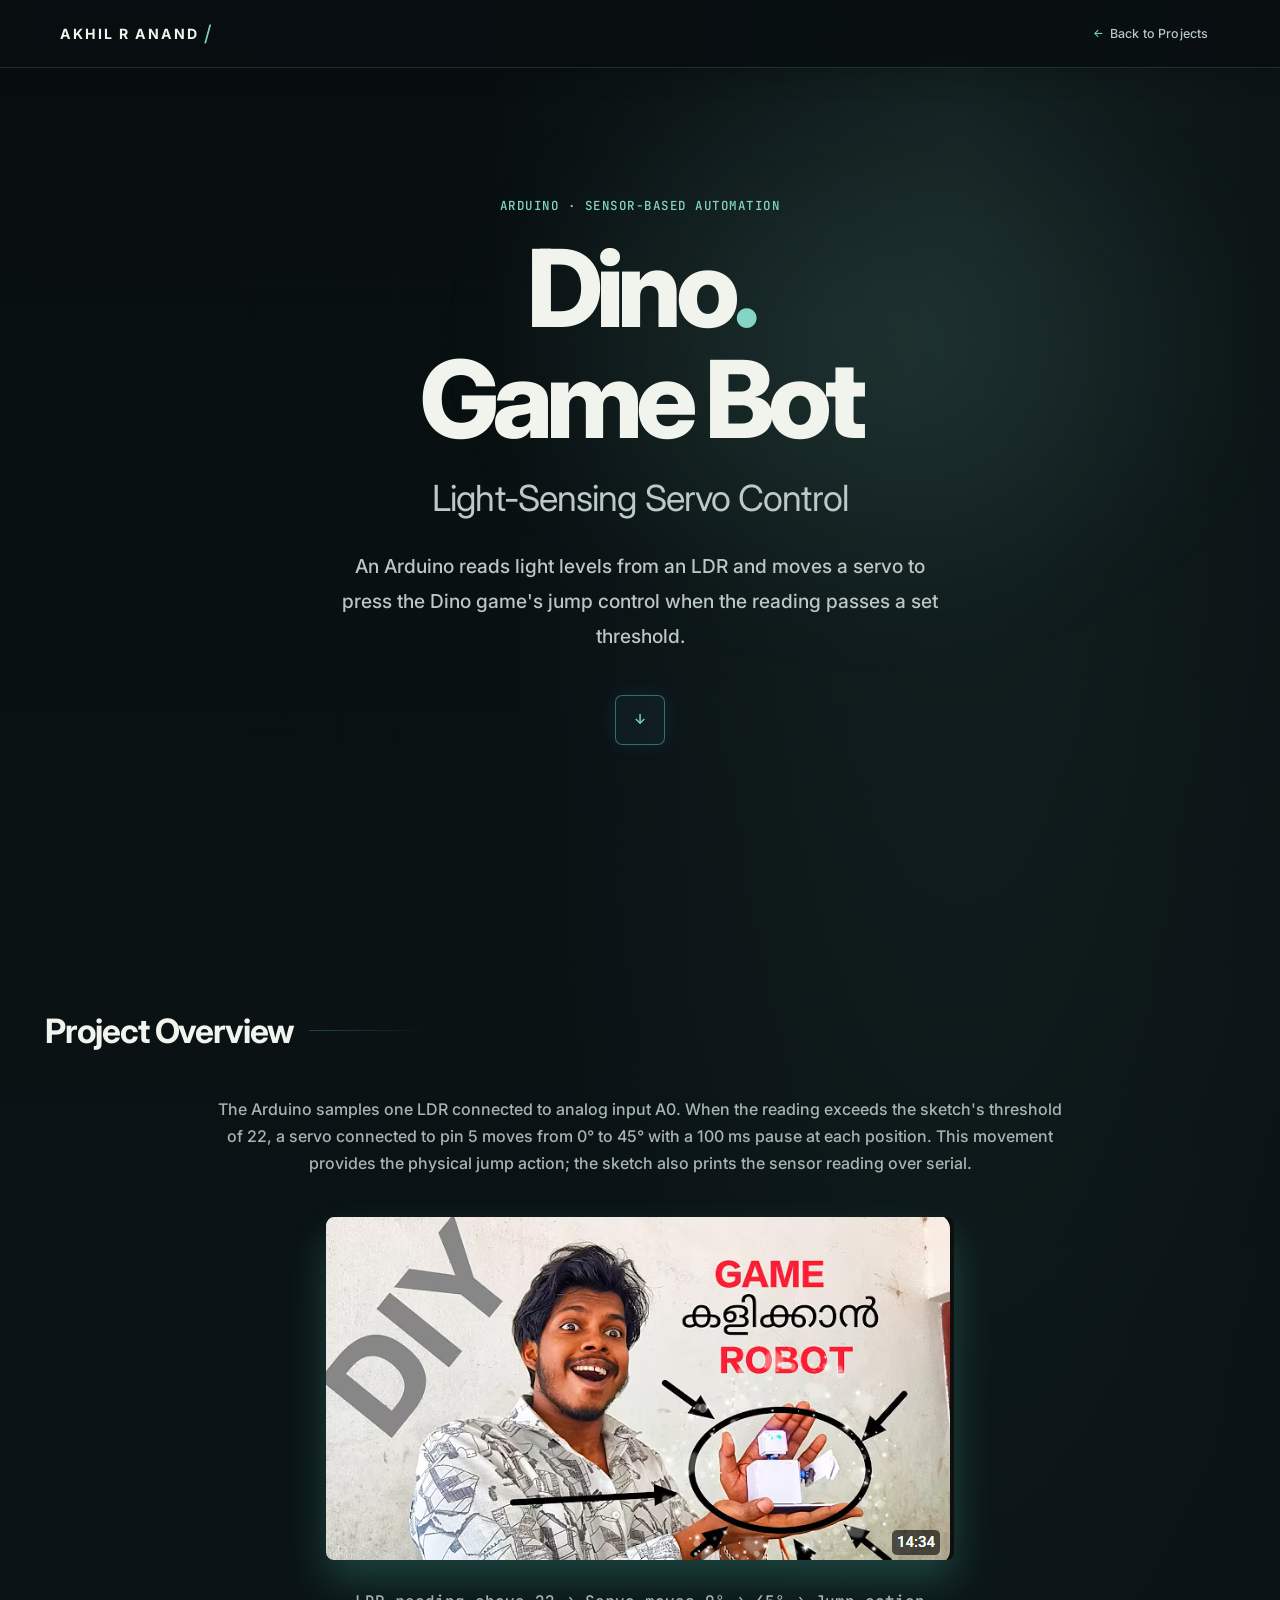
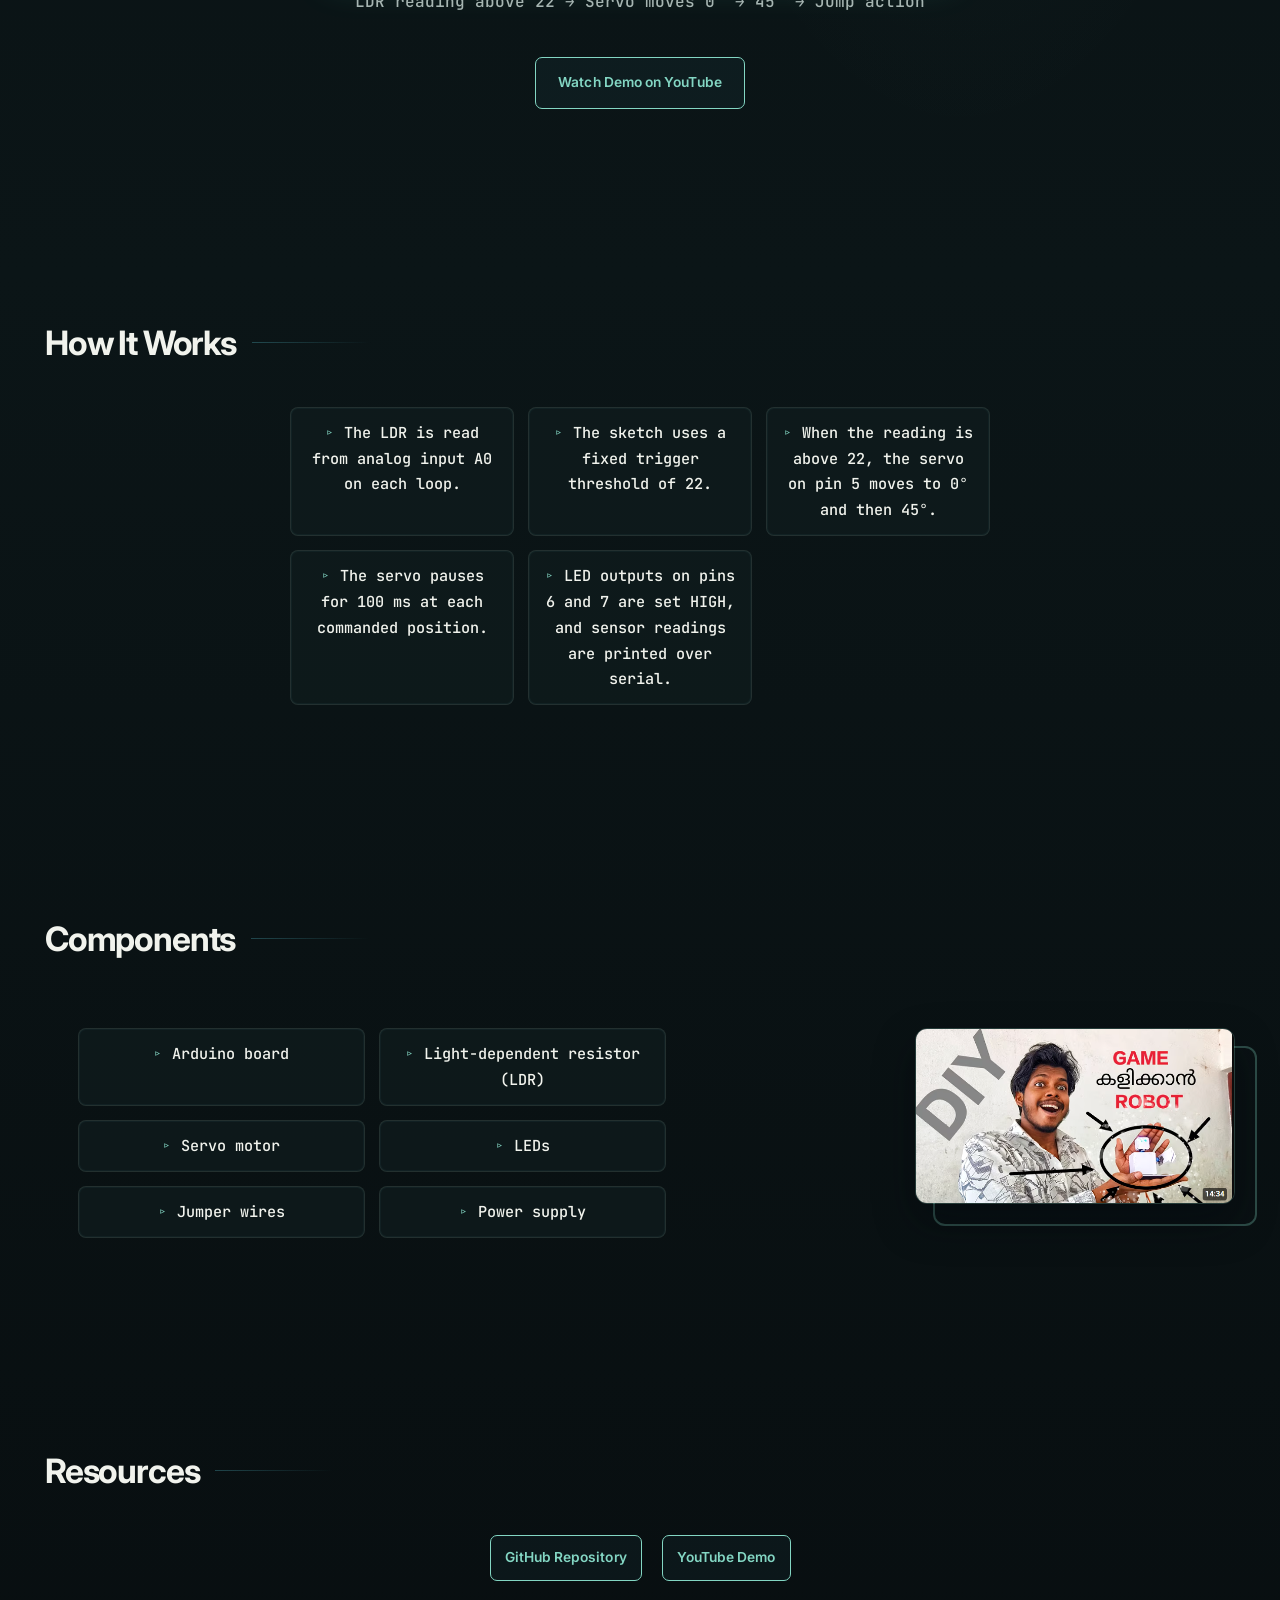
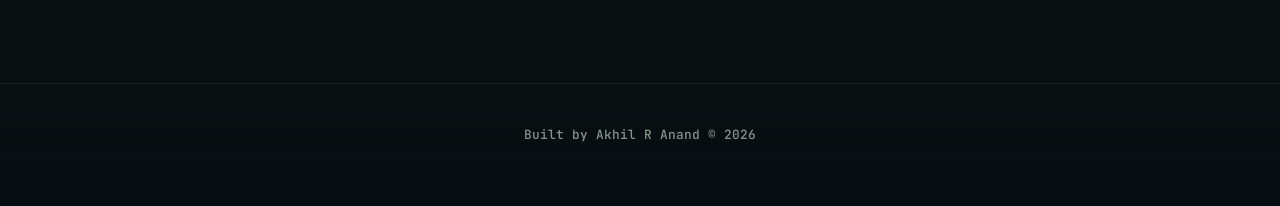
<file: html/projects/dinoGameAutomation.html>
<!DOCTYPE html>
<html lang="en">
<head>
    <meta charset="UTF-8">
    <meta name="viewport" content="width=device-width, initial-scale=1.0">
    <meta name="description" content="An Arduino Dino game automation project that reads an LDR on A0 and moves a servo when its light reading passes a threshold.">
    <title>Dino Game Bot - Akhil R Anand</title>
    <link href="https://fonts.googleapis.com/css2?family=Inter:wght@300;400;600;700&family=JetBrains+Mono&display=swap" rel="stylesheet">
    <link rel="stylesheet" href="../../css/style.css">
</head>
<body>
    <nav>
        <div class="nav-container">
            <a class="logo" href="../../index.html">AKHIL R ANAND<span class="brand-mark" aria-hidden="true">/</span></a>
            <ul class="nav-links">
                <li><a href="../../index.html#projects"><span class="nav-num">←</span> Back to Projects</a></li>
            </ul>
        </div>
    </nav>

    <header class="hero">
        <div class="container">
            <p class="mono-text">Arduino · Sensor-Based Automation</p>
            <h1 class="hero-title">Dino<span>.</span><br>Game Bot</h1>
            <h2 class="hero-subtitle">Light-Sensing Servo Control</h2>
            <p class="hero-tagline">
                An Arduino reads light levels from an LDR and moves a servo to press the Dino game's jump control when the reading passes a set threshold.
            </p>
            <div class="hero-action">
                <a href="#project-overview" class="btn down-btn" aria-label="Scroll to project overview">↓</a>
            </div>
        </div>
    </header>

    <main>
        <section class="reveal" id="project-overview">
            <div class="container">
                <h2 class="section-heading">Project Overview<span class="blink-underscore">_</span></h2>
                <p class="contact-desc" style="text-align: center; max-width: 850px; margin: 0 auto;">
                    The Arduino samples one LDR connected to analog input A0. When the reading exceeds the sketch's threshold
                    of 22, a servo connected to pin 5 moves from 0° to 45° with a 100 ms pause at each position. This
                    movement provides the physical jump action; the sketch also prints the sensor reading over serial.
                </p>
                <div style="text-align: center; margin-top: 40px;">
                    <img src="../../assets/dinoGameAutomation.png" alt="Arduino-powered Dino game automation project"
                        style="max-width: 800px; border-radius: 8px; box-shadow: 0 20px 40px rgba(100,255,218,0.2);">
                    <p style="color: var(--text-dim); margin-top: 20px; font-family: var(--font-mono);">
                        LDR reading above 22 → Servo moves 0° → 45° → Jump action
                    </p>
                    <div class="hero-action">
                        <a href="https://youtu.be/W2WVFwFFdfw?si=KuRfcFkdwu9B2KsP"
                            target="_blank" rel="noopener noreferrer" class="btn">Watch Demo on YouTube</a>
                    </div>
                </div>
            </div>
        </section>

        <section class="reveal">
            <div class="container">
                <h2 class="section-heading">How It Works<span class="blink-underscore">_</span></h2>
                <ul class="skills-list" style="max-width: 700px; margin: 0 auto;">
                    <li>The LDR is read from analog input A0 on each loop.</li>
                    <li>The sketch uses a fixed trigger threshold of 22.</li>
                    <li>When the reading is above 22, the servo on pin 5 moves to 0° and then 45°.</li>
                    <li>The servo pauses for 100 ms at each commanded position.</li>
                    <li>LED outputs on pins 6 and 7 are set HIGH, and sensor readings are printed over serial.</li>
                </ul>
            </div>
        </section>

        <section class="reveal">
            <div class="container">
                <h2 class="section-heading">Components<span class="blink-underscore">_</span></h2>
                <div class="about-flex">
                    <ul class="skills-list">
                        <li>Arduino board</li>
                        <li>Light-dependent resistor (LDR)</li>
                        <li>Servo motor</li>
                        <li>LEDs</li>
                        <li>Jumper wires</li>
                        <li>Power supply</li>
                    </ul>
                    <div class="about-image-column" style="justify-self: end;">
                        <div class="image-wrapper">
                            <img src="../../assets/dinoGameAutomation.png" alt="Dino game automation hardware">
                        </div>
                    </div>
                </div>
            </div>
        </section>

        <section class="reveal">
            <div class="container">
                <h2 class="section-heading">Resources<span class="blink-underscore">_</span></h2>
                <div style="display: flex; gap: 20px; justify-content: center; flex-wrap: wrap;">
                    <a href="https://github.com/akhilranand/arduino-dino-game-automation"
                        target="_blank" rel="noopener noreferrer" class="btn-outline">GitHub Repository</a>
                    <a href="https://youtu.be/W2WVFwFFdfw?si=KuRfcFkdwu9B2KsP"
                        target="_blank" rel="noopener noreferrer" class="btn-outline">YouTube Demo</a>
                </div>
            </div>
        </section>
    </main>

    <footer>
        <p>Built by Akhil R Anand &copy; 2026</p>
    </footer>

    <script src="../../js/script.js"></script>
</body>
</html>
</file>
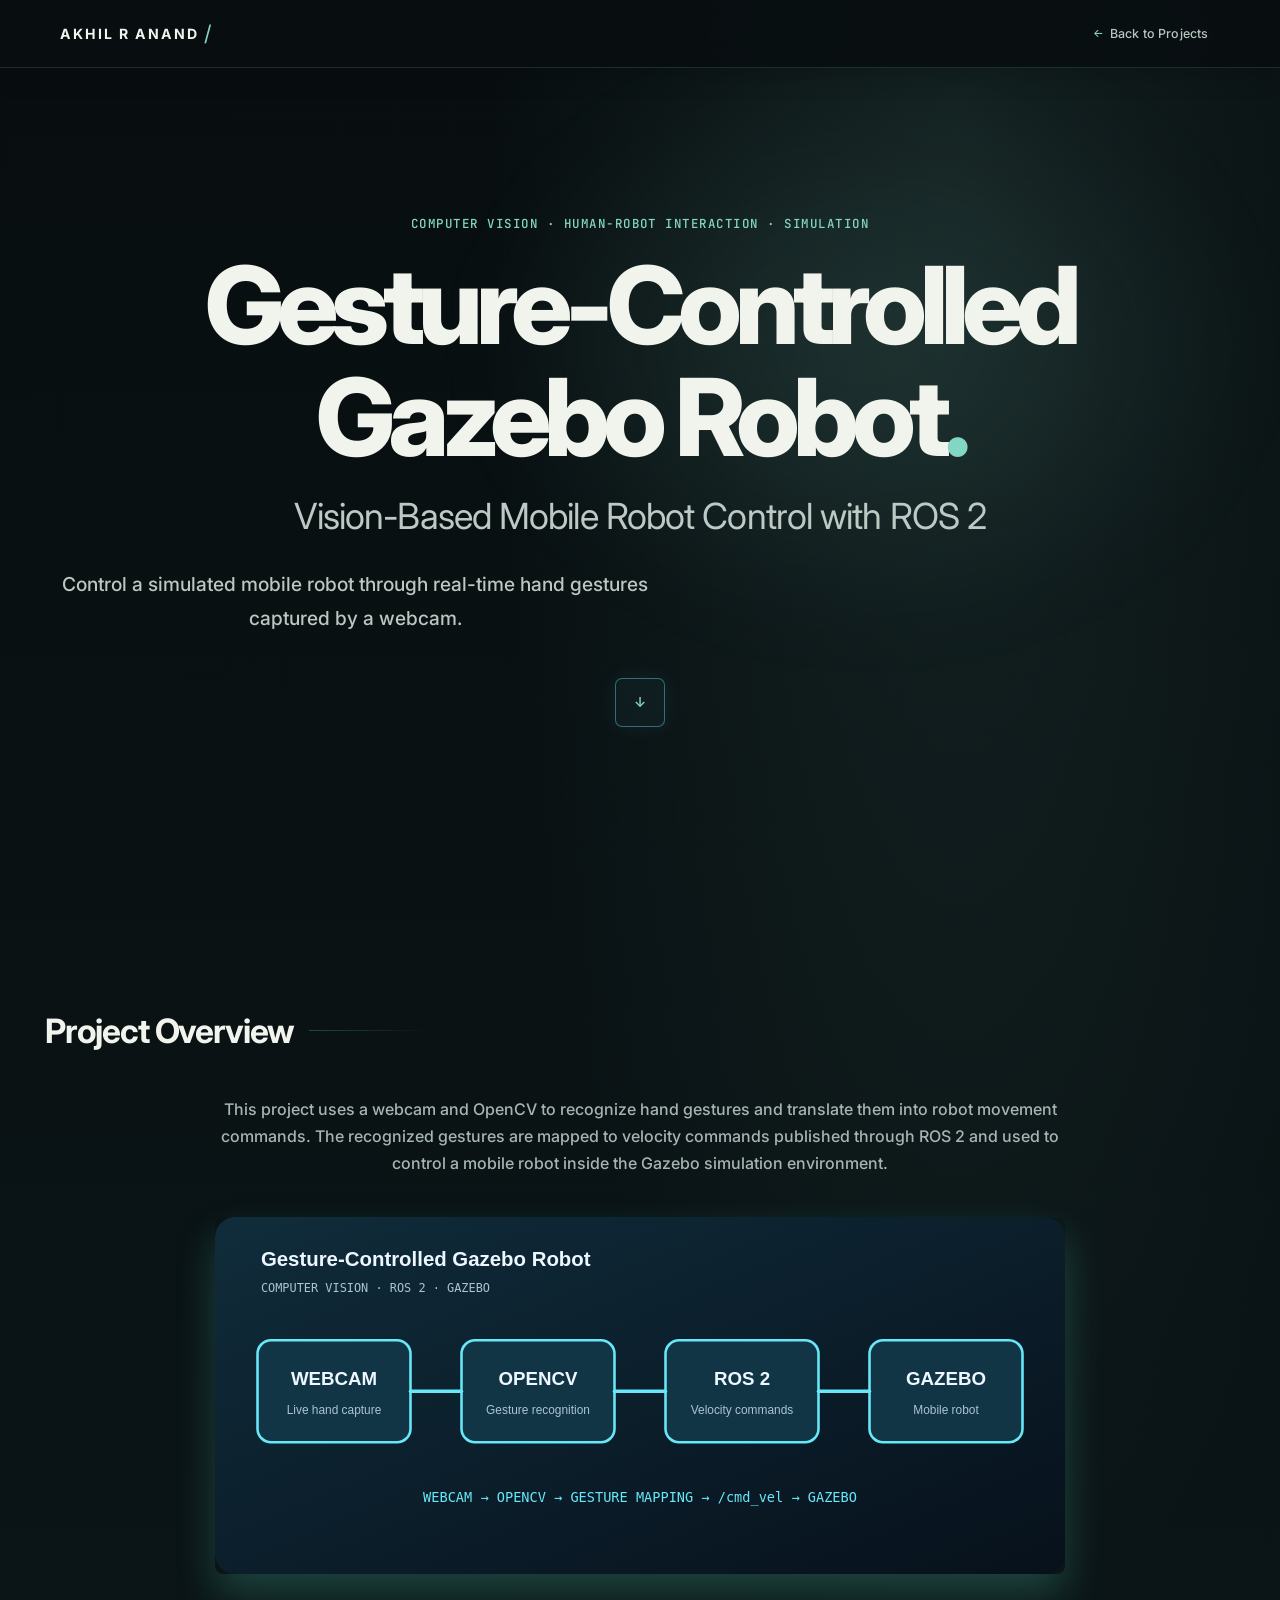
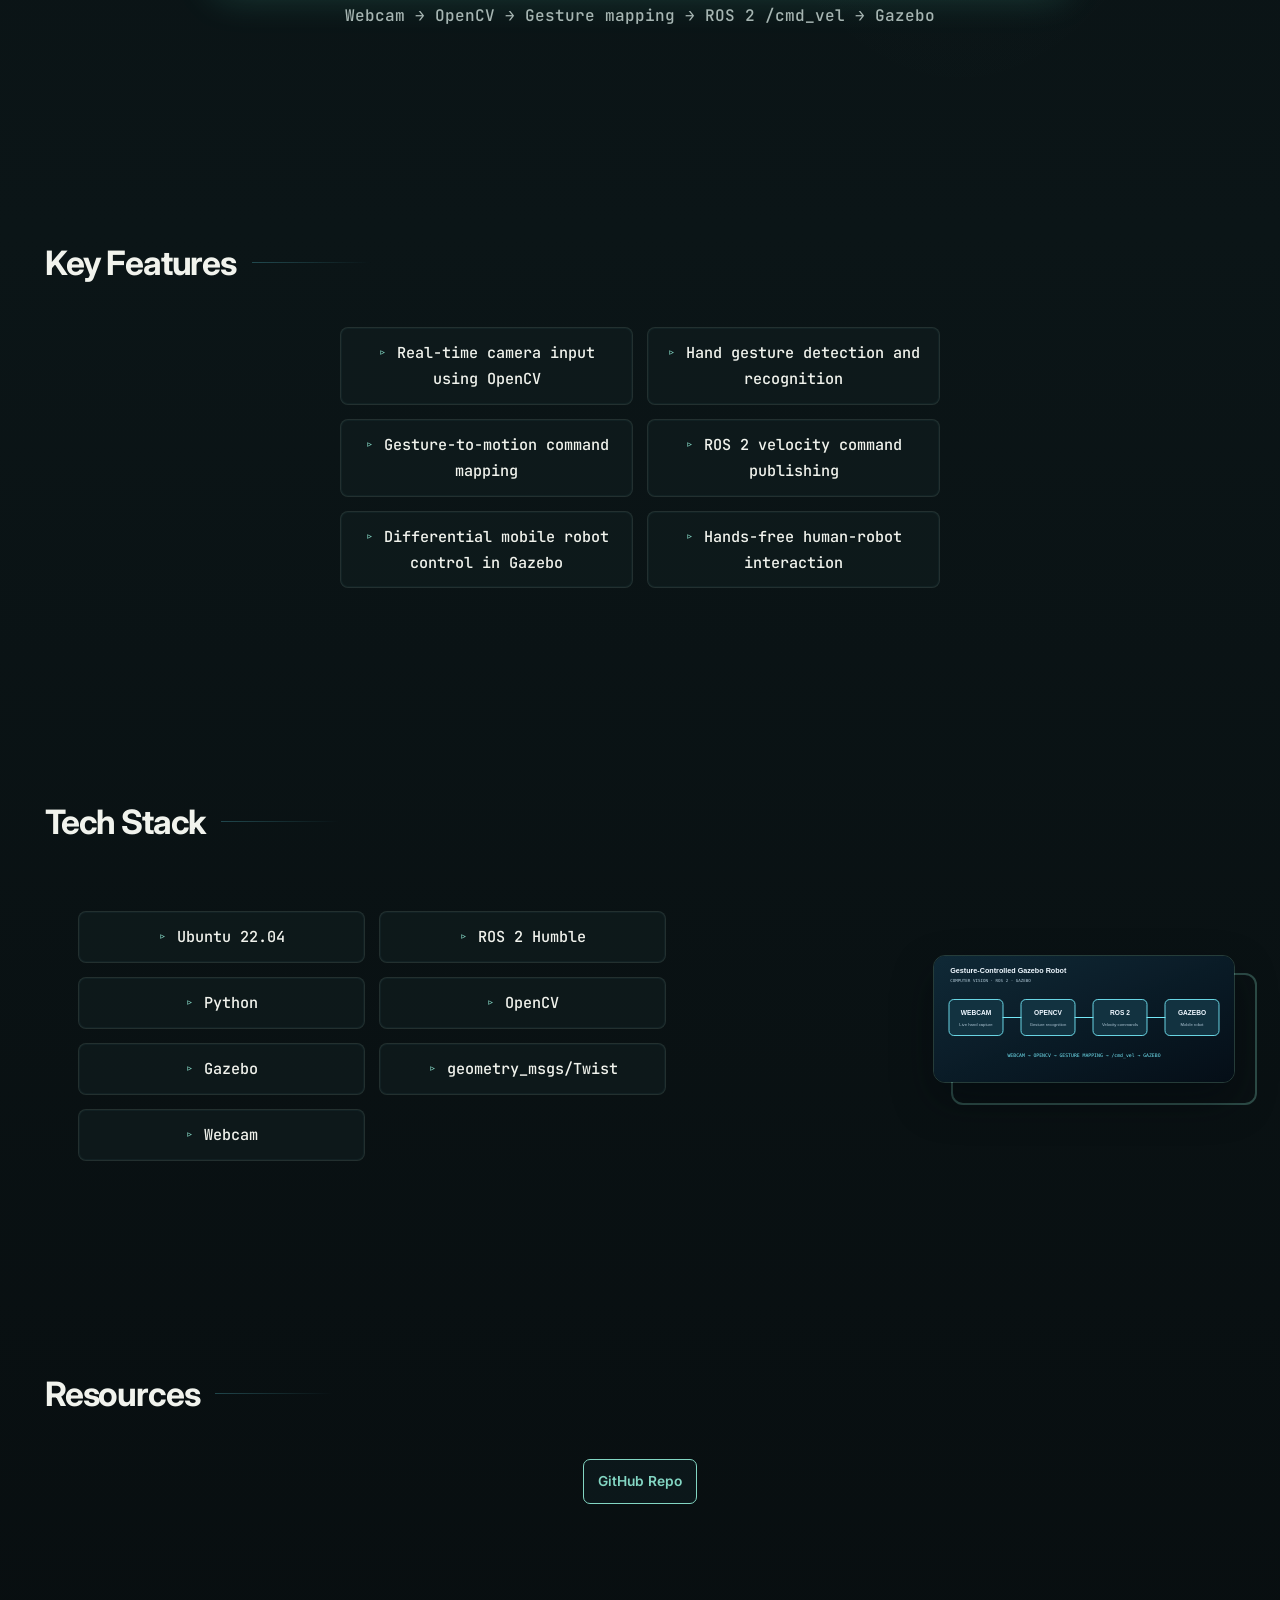
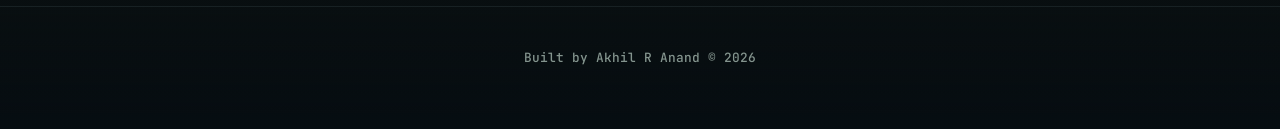
<file: html/projects/gestureControlGazebo.html>
<!DOCTYPE html>
<html lang="en">
<head>
    <meta charset="UTF-8">
    <meta name="viewport" content="width=device-width, initial-scale=1.0">
    <meta name="description" content="Akhil R Anand's ROS 2 Gazebo mobile robot controlled by hand gestures using OpenCV.">
    <title>Gesture-Controlled Gazebo Robot - Akhil R Anand</title>
    <link href="https://fonts.googleapis.com/css2?family=Inter:wght@300;400;600;700&family=JetBrains+Mono&display=swap" rel="stylesheet">
    <link rel="stylesheet" href="../../css/style.css">
</head>
<body>
    <nav>
        <div class="nav-container">
            <a class="logo" href="../../index.html">AKHIL R ANAND<span class="brand-mark" aria-hidden="true">/</span></a>
            <ul class="nav-links">
                <li><a href="../../index.html#projects"><span class="nav-num">←</span> Back to Projects</a></li>
            </ul>
        </div>
    </nav>

    <header class="hero">
        <div class="container">
            <p class="mono-text">Computer Vision · Human-Robot Interaction · Simulation</p>
            <h1 class="hero-title">Gesture-Controlled Gazebo Robot<span>.</span></h1>
            <h2 class="hero-subtitle">Vision-Based Mobile Robot Control with ROS 2</h2>
            <p class="hero-tagline">
                Control a simulated mobile robot through real-time hand gestures captured by a webcam.
            </p>
            <div class="hero-action">
                <a href="#project-overview" class="btn down-btn" aria-label="Scroll to project overview">↓</a>
            </div>
        </div>
    </header>

    <main>
        <section class="reveal" id="project-overview">
            <div class="container">
                <h2 class="section-heading">Project Overview<span class="blink-underscore">_</span></h2>
                <p class="contact-desc" style="text-align: center; max-width: 850px; margin: 0 auto;">
                    This project uses a webcam and OpenCV to recognize hand gestures and translate them into
                    robot movement commands. The recognized gestures are mapped to velocity commands published
                    through ROS 2 and used to control a mobile robot inside the Gazebo simulation environment.
                </p>
                <div style="text-align: center; margin-top: 40px;">
                    <img src="../../assets/gestureGazeboWorkflow.svg"
                        alt="Webcam hand gestures are processed by OpenCV, converted to ROS 2 velocity commands, and sent to a Gazebo robot."
                        style="max-width: 850px; border-radius: 8px; box-shadow: 0 20px 40px rgba(100,255,218,0.2);">
                    <p style="color: var(--text-dim); margin-top: 20px; font-family: var(--font-mono);">
                        Webcam → OpenCV → Gesture mapping → ROS 2 /cmd_vel → Gazebo
                    </p>
                </div>
            </div>
        </section>

        <section class="reveal">
            <div class="container">
                <h2 class="section-heading">Key Features<span class="blink-underscore">_</span></h2>
                <ul class="skills-list" style="max-width: 600px; margin: 0 auto;">
                    <li>Real-time camera input using OpenCV</li>
                    <li>Hand gesture detection and recognition</li>
                    <li>Gesture-to-motion command mapping</li>
                    <li>ROS 2 velocity command publishing</li>
                    <li>Differential mobile robot control in Gazebo</li>
                    <li>Hands-free human-robot interaction</li>
                </ul>
            </div>
        </section>

        <section class="reveal">
            <div class="container">
                <h2 class="section-heading">Tech Stack<span class="blink-underscore">_</span></h2>
                <div class="about-flex">
                    <ul class="skills-list">
                        <li>Ubuntu 22.04</li>
                        <li>ROS 2 Humble</li>
                        <li>Python</li>
                        <li>OpenCV</li>
                        <li>Gazebo</li>
                        <li>geometry_msgs/Twist</li>
                        <li>Webcam</li>
                    </ul>
                    <div class="about-image-column" style="justify-self: end;">
                        <div class="image-wrapper">
                            <img src="../../assets/gestureGazeboWorkflow.svg"
                                alt="Gesture-controlled Gazebo robot project components">
                        </div>
                    </div>
                </div>
            </div>
        </section>

        <section class="reveal">
            <div class="container">
                <h2 class="section-heading">Resources<span class="blink-underscore">_</span></h2>
                <div style="display: flex; gap: 20px; justify-content: center; flex-wrap: wrap;">
                    <a href="https://github.com/akhilranand/opencv-gesture-control-gazebo-robot"
                        target="_blank" rel="noopener noreferrer" class="btn-outline">GitHub Repo</a>
                </div>
            </div>
        </section>
    </main>

    <footer>
        <p>Built by Akhil R Anand &copy; 2026</p>
    </footer>
    <script src="../../js/script.js"></script>
</body>
</html>
</file>
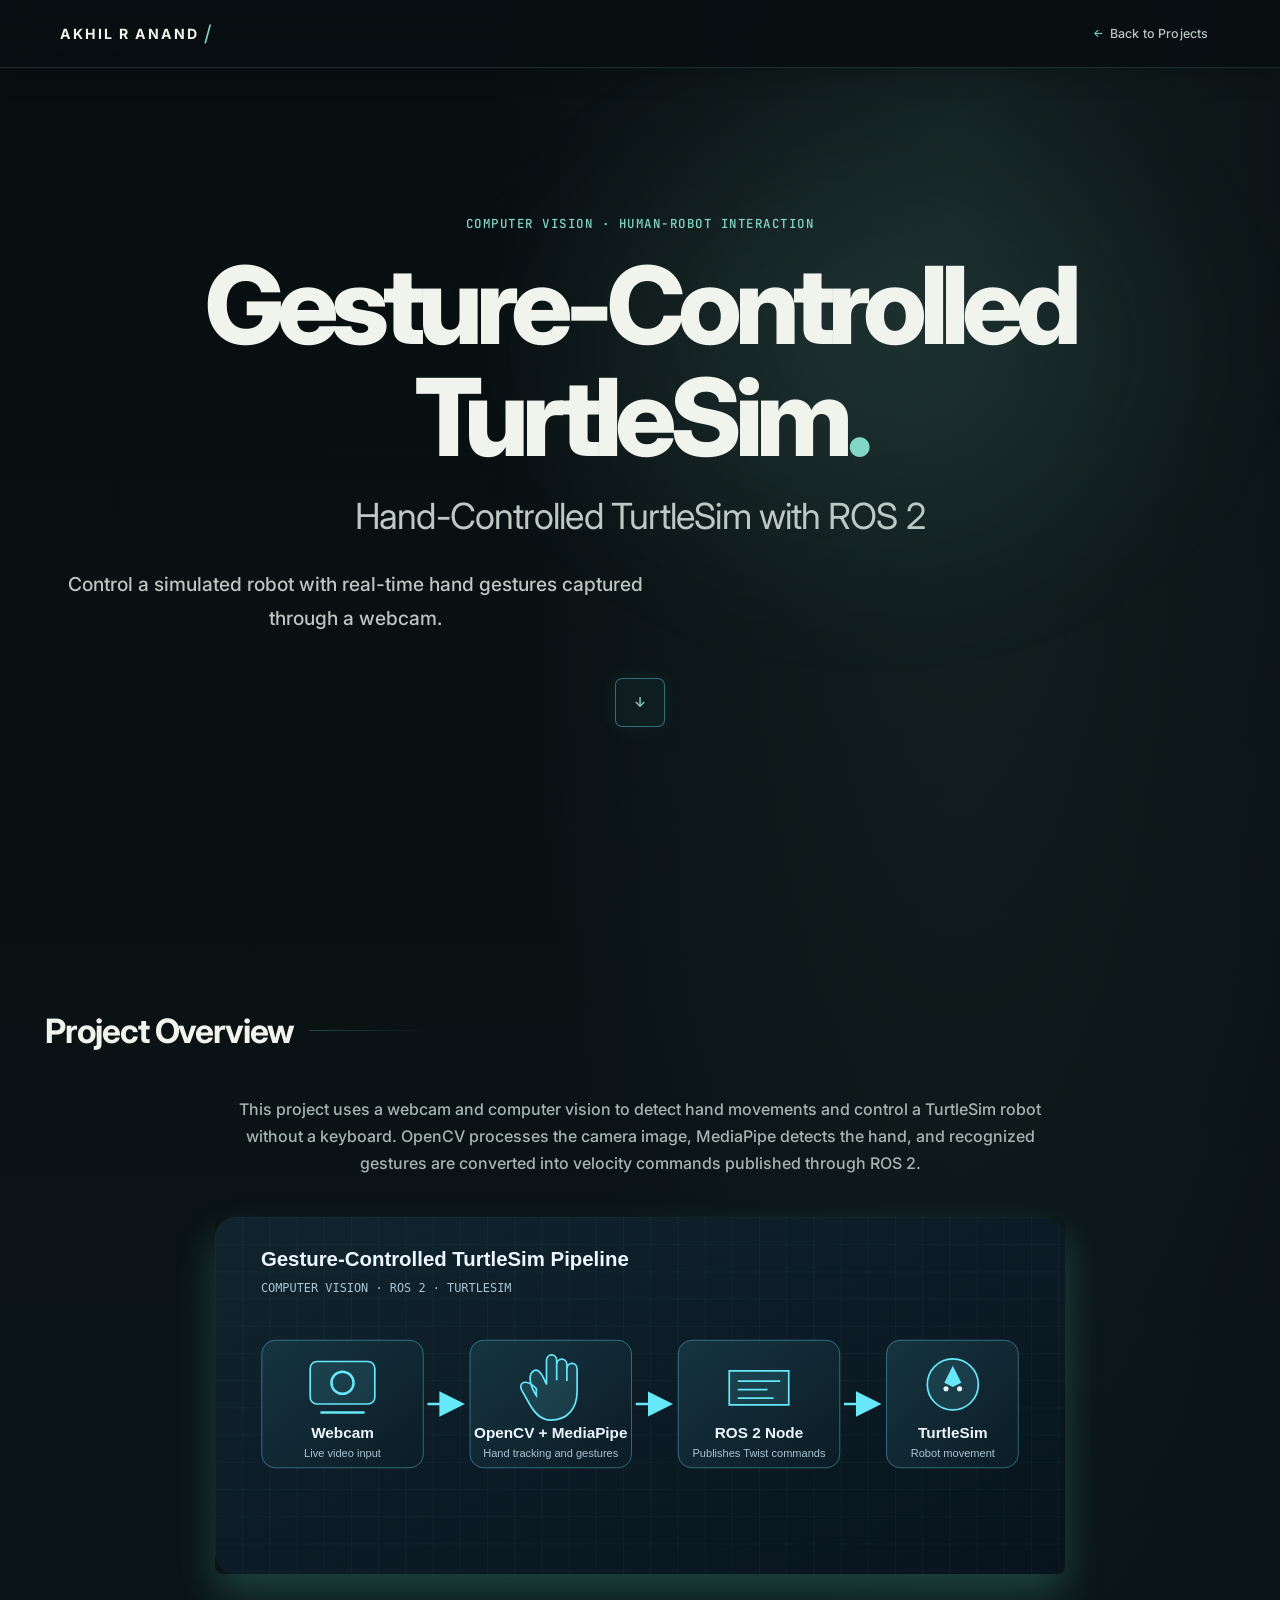
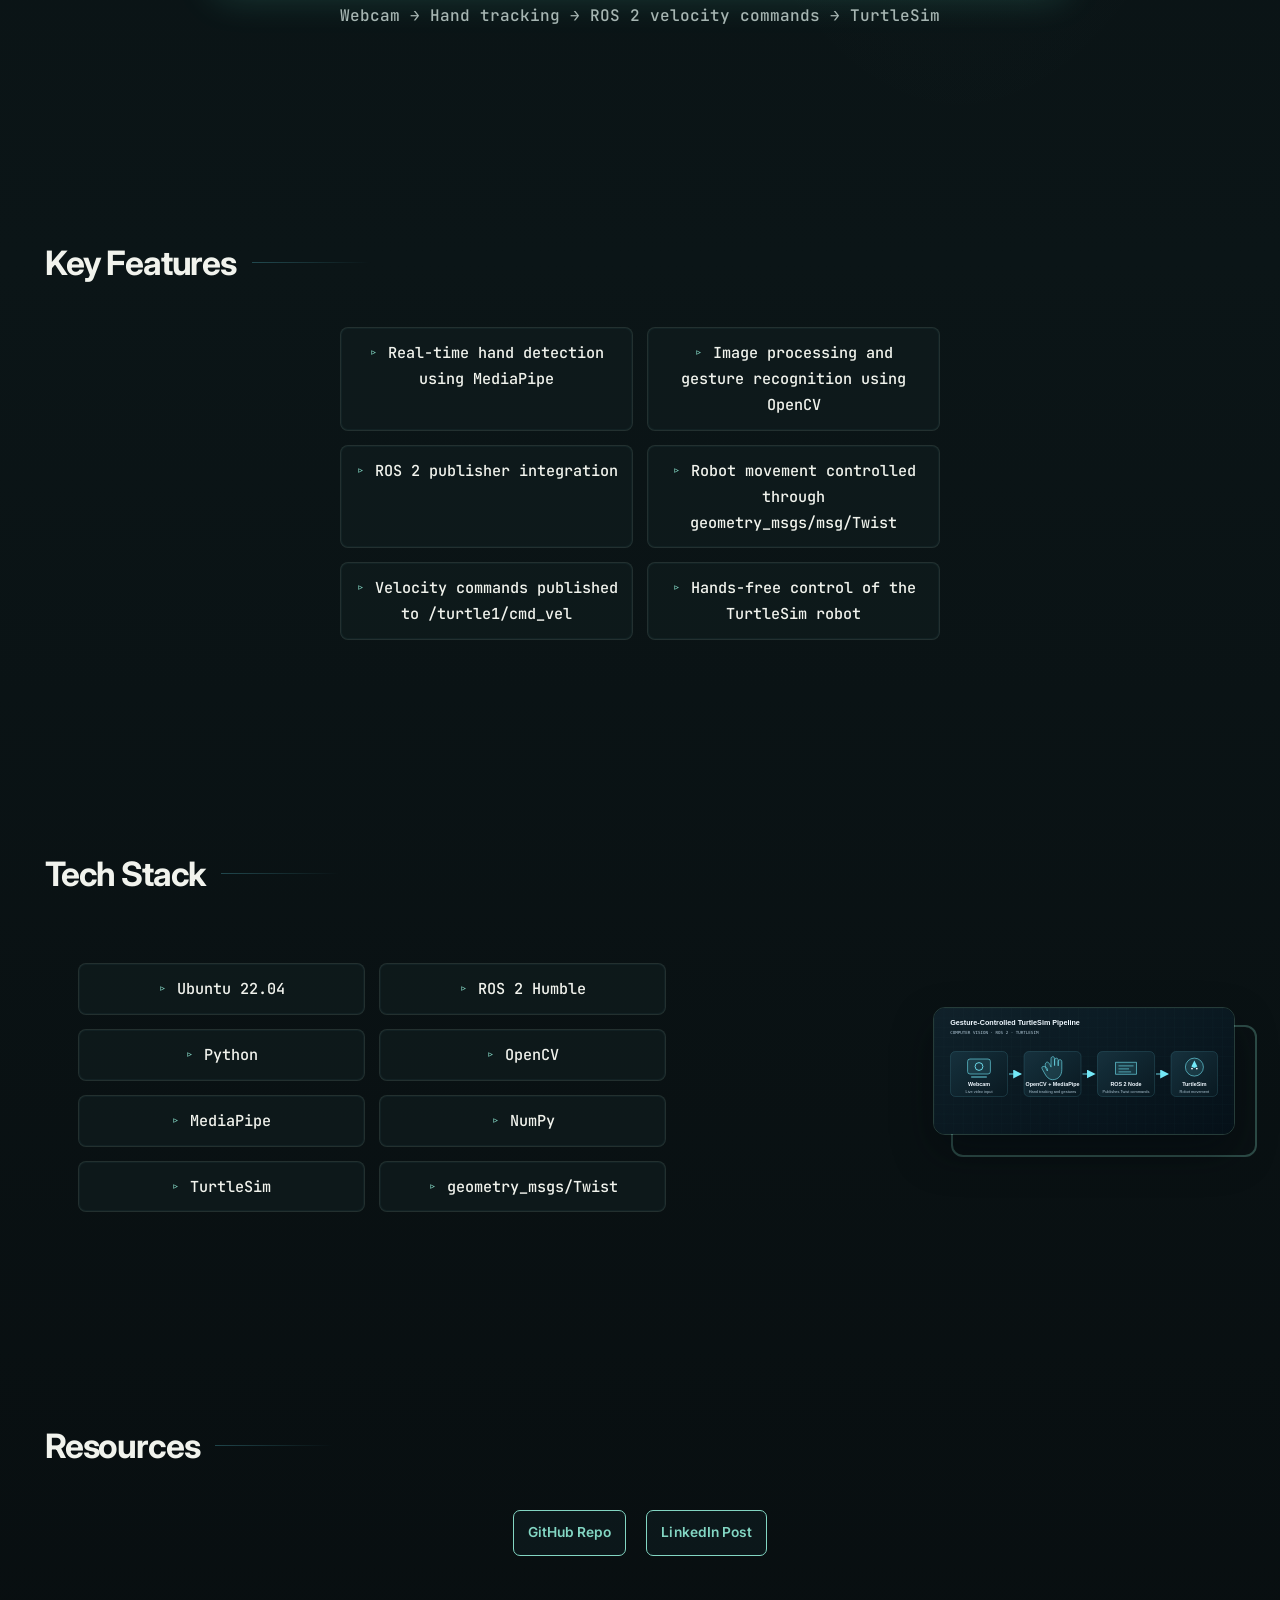
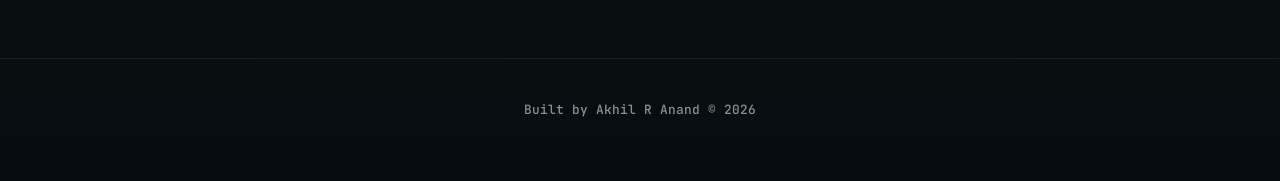
<file: html/projects/gestureControlTurtlesim.html>
<!DOCTYPE html>
<html lang="en">
<head>
    <meta charset="UTF-8">
    <meta name="viewport" content="width=device-width, initial-scale=1.0">
    <meta name="description" content="Akhil R Anand's ROS 2 TurtleSim project controlled by hand gestures using OpenCV and MediaPipe.">
    <title>Gesture-Controlled TurtleSim - Akhil R Anand</title>
    <link href="https://fonts.googleapis.com/css2?family=Inter:wght@300;400;600;700&family=JetBrains+Mono&display=swap" rel="stylesheet">
    <link rel="stylesheet" href="../../css/style.css">
</head>
<body>
    <nav>
        <div class="nav-container">
            <a class="logo" href="../../index.html">AKHIL R ANAND<span class="brand-mark" aria-hidden="true">/</span></a>
            <ul class="nav-links">
                <li><a href="../../index.html#projects"><span class="nav-num">←</span> Back to Projects</a></li>
            </ul>
        </div>
    </nav>

    <header class="hero">
        <div class="container">
            <p class="mono-text">Computer Vision · Human-Robot Interaction</p>
            <h1 class="hero-title">Gesture-Controlled TurtleSim<span>.</span></h1>
            <h2 class="hero-subtitle">Hand-Controlled TurtleSim with ROS 2</h2>
            <p class="hero-tagline">
                Control a simulated robot with real-time hand gestures captured through a webcam.
            </p>
            <div class="hero-action">
                <a href="#project-overview" class="btn down-btn" aria-label="Scroll to project overview">↓</a>
            </div>
        </div>
    </header>

    <main>
        <section class="reveal" id="project-overview">
            <div class="container">
                <h2 class="section-heading">Project Overview<span class="blink-underscore">_</span></h2>
                <p class="contact-desc" style="text-align: center; max-width: 850px; margin: 0 auto;">
                    This project uses a webcam and computer vision to detect hand movements and control a TurtleSim
                    robot without a keyboard. OpenCV processes the camera image, MediaPipe detects the hand, and
                    recognized gestures are converted into velocity commands published through ROS 2.
                </p>
                <div style="text-align: center; margin-top: 40px;">
                    <img src="../../assets/gestureControlWorkflow.svg" alt="Project workflow: webcam hand gestures are processed by OpenCV and MediaPipe, then sent to TurtleSim through ROS 2."
                        style="max-width: 850px; border-radius: 8px; box-shadow: 0 20px 40px rgba(100,255,218,0.2);">
                    <p style="color: var(--text-dim); margin-top: 20px; font-family: var(--font-mono);">
                        Webcam → Hand tracking → ROS 2 velocity commands → TurtleSim
                    </p>
                </div>
            </div>
        </section>

        <section class="reveal">
            <div class="container">
                <h2 class="section-heading">Key Features<span class="blink-underscore">_</span></h2>
                <ul class="skills-list" style="max-width: 600px; margin: 0 auto;">
                    <li>Real-time hand detection using MediaPipe</li>
                    <li>Image processing and gesture recognition using OpenCV</li>
                    <li>ROS 2 publisher integration</li>
                    <li>Robot movement controlled through geometry_msgs/msg/Twist</li>
                    <li>Velocity commands published to /turtle1/cmd_vel</li>
                    <li>Hands-free control of the TurtleSim robot</li>
                </ul>
            </div>
        </section>

        <section class="reveal">
            <div class="container">
                <h2 class="section-heading">Tech Stack<span class="blink-underscore">_</span></h2>
                <div class="about-flex">
                    <ul class="skills-list">
                        <li>Ubuntu 22.04</li>
                        <li>ROS 2 Humble</li>
                        <li>Python</li>
                        <li>OpenCV</li>
                        <li>MediaPipe</li>
                        <li>NumPy</li>
                        <li>TurtleSim</li>
                        <li>geometry_msgs/Twist</li>
                    </ul>
                    <div class="about-image-column" style="justify-self: end;">
                        <div class="image-wrapper">
                            <img src="../../assets/gestureControlWorkflow.svg" alt="Webcam, computer vision, ROS 2, and TurtleSim project components">
                        </div>
                    </div>
                </div>
            </div>
        </section>

        <section class="reveal">
            <div class="container">
                <h2 class="section-heading">Resources<span class="blink-underscore">_</span></h2>
                <div style="display: flex; gap: 20px; justify-content: center; flex-wrap: wrap;">
                    <a href="https://github.com/akhilranand/opencv-gesture-control-turtlesim-ros2" target="_blank" rel="noopener noreferrer" class="btn-outline">GitHub Repo</a>
                    <a href="https://lnkd.in/p/ggHqByhK" target="_blank" rel="noopener noreferrer" class="btn-outline">LinkedIn Post</a>
                </div>
            </div>
        </section>
    </main>

    <footer>
        <p>Built by Akhil R Anand &copy; 2026</p>
    </footer>
    <script src="../../js/script.js"></script>
</body>
</html>
</file>
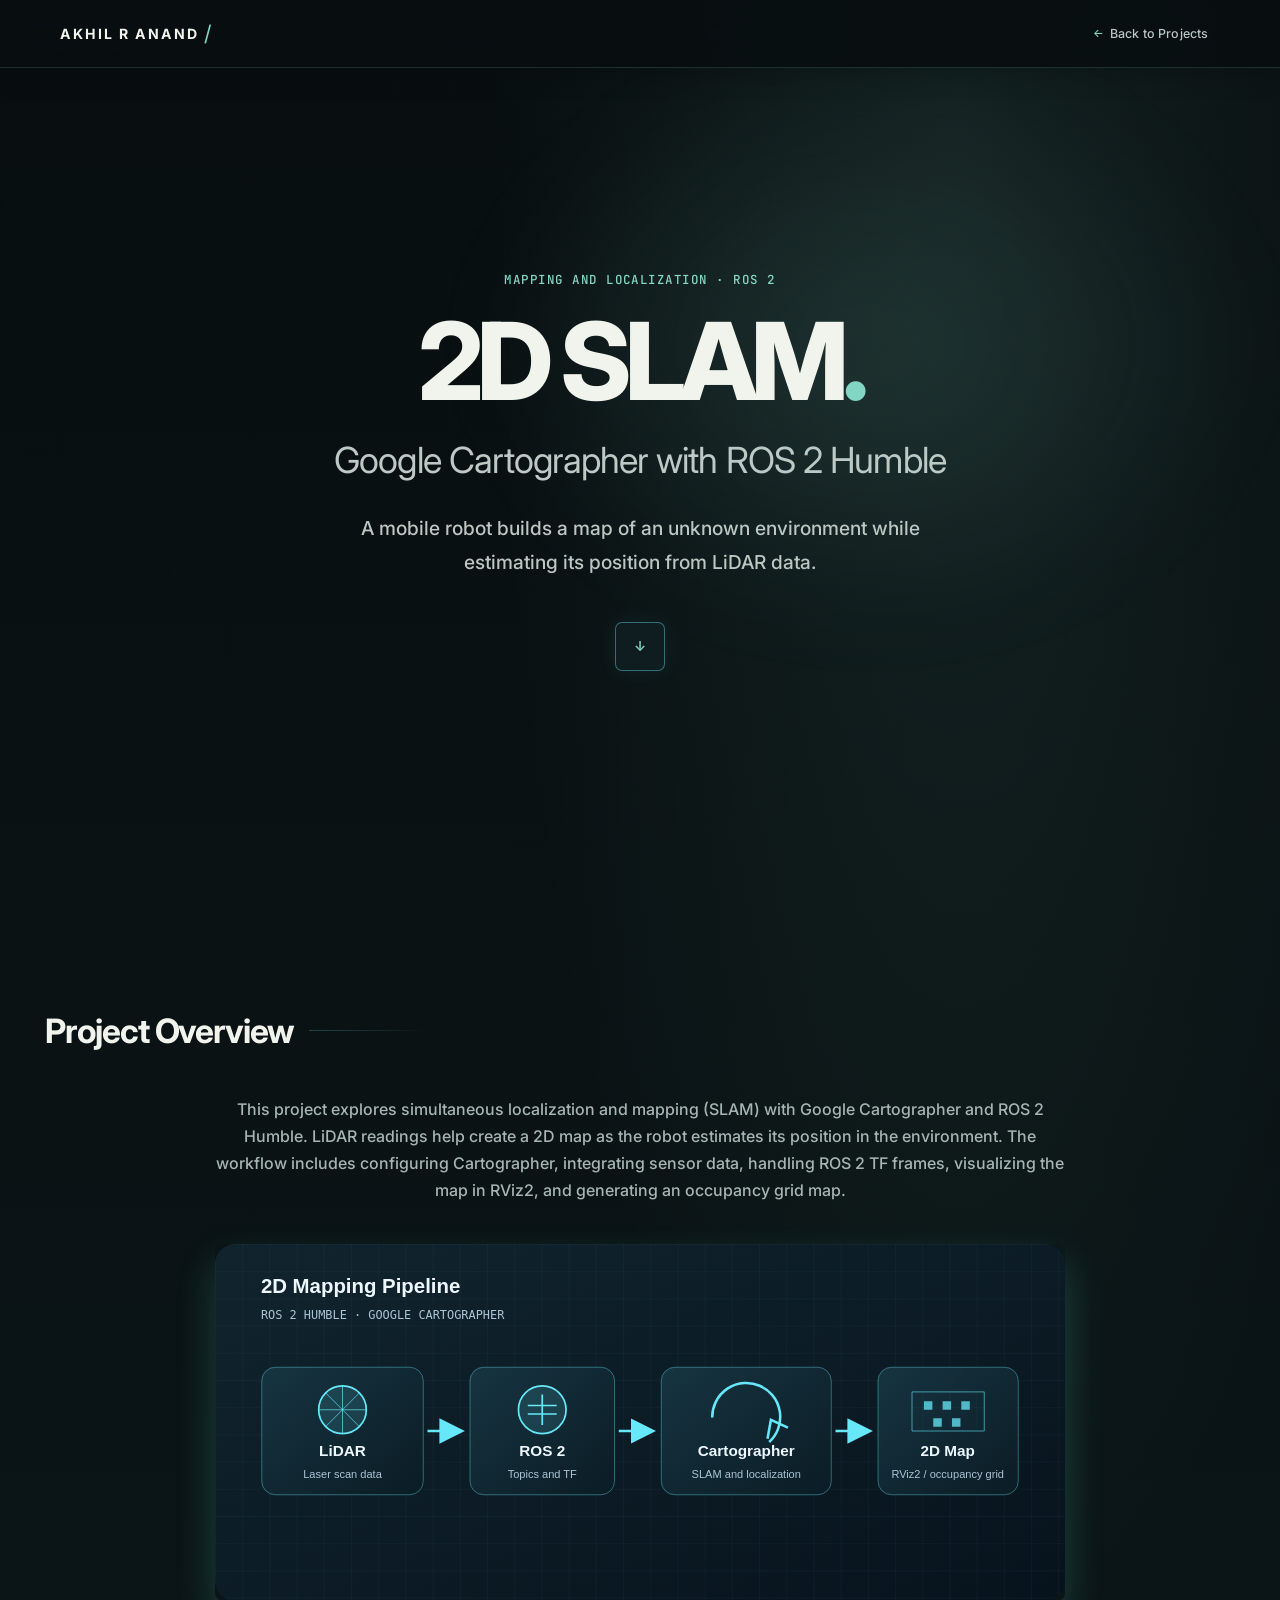
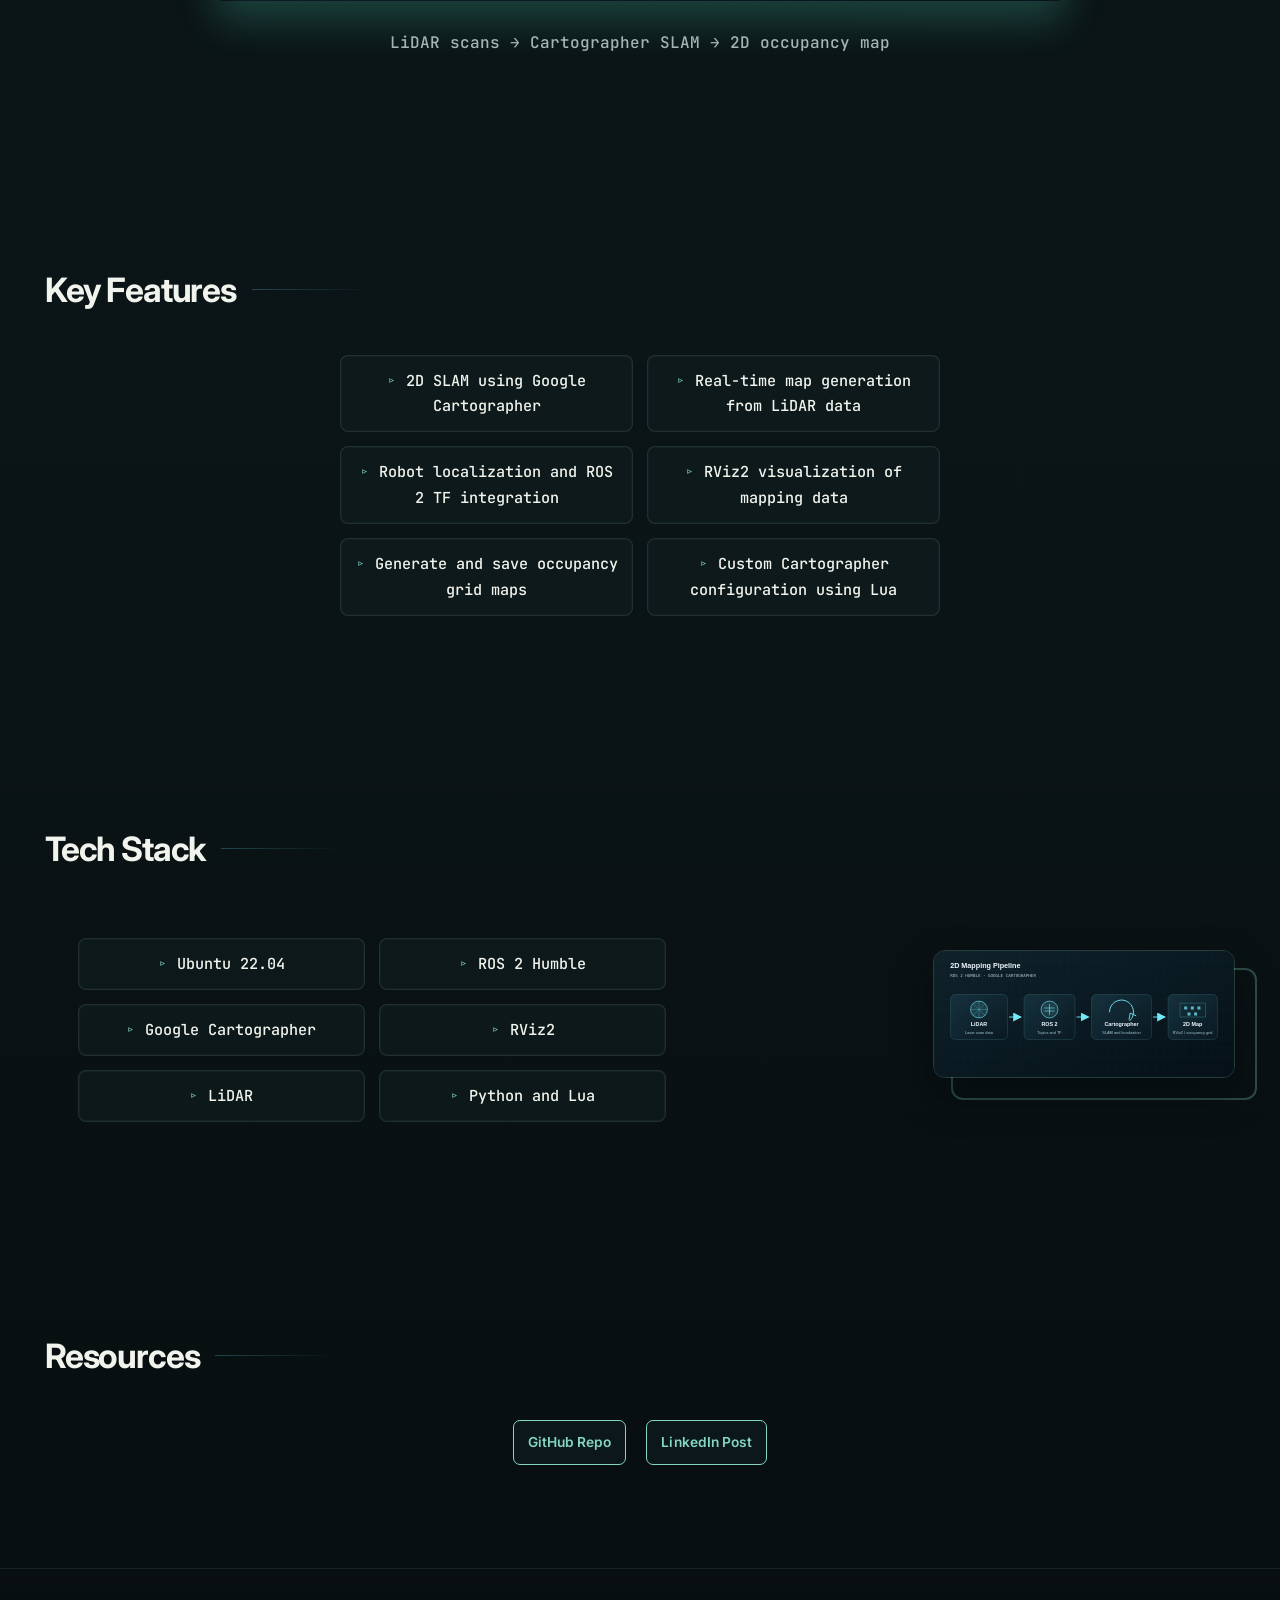
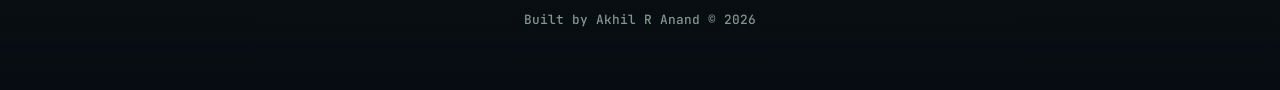
<file: html/projects/slamUsingCartographer.html>
<!DOCTYPE html>
<html lang="en">
<head>
    <meta charset="UTF-8">
    <meta name="viewport" content="width=device-width, initial-scale=1.0">
    <meta name="description" content="Akhil R Anand's 2D SLAM project using Google Cartographer, LiDAR, and ROS 2 Humble.">
    <title>2D SLAM with Cartographer - Akhil R Anand</title>
    <link href="https://fonts.googleapis.com/css2?family=Inter:wght@300;400;600;700&family=JetBrains+Mono&display=swap" rel="stylesheet">
    <link rel="stylesheet" href="../../css/style.css">
</head>
<body>
    <nav>
        <div class="nav-container">
            <a class="logo" href="../../index.html">AKHIL R ANAND<span class="brand-mark" aria-hidden="true">/</span></a>
            <ul class="nav-links">
                <li><a href="../../index.html#projects"><span class="nav-num">←</span> Back to Projects</a></li>
            </ul>
        </div>
    </nav>

    <header class="hero">
        <div class="container">
            <p class="mono-text">Mapping and Localization · ROS 2</p>
            <h1 class="hero-title">2D SLAM<span>.</span></h1>
            <h2 class="hero-subtitle">Google Cartographer with ROS 2 Humble</h2>
            <p class="hero-tagline">
                A mobile robot builds a map of an unknown environment while estimating its position from LiDAR data.
            </p>
            <div class="hero-action">
                <a href="#project-overview" class="btn down-btn" aria-label="Scroll to project overview">↓</a>
            </div>
        </div>
    </header>

    <main>
        <section class="reveal" id="project-overview">
            <div class="container">
                <h2 class="section-heading">Project Overview<span class="blink-underscore">_</span></h2>
                <p class="contact-desc" style="text-align: center; max-width: 850px; margin: 0 auto;">
                    This project explores simultaneous localization and mapping (SLAM) with Google Cartographer and
                    ROS 2 Humble. LiDAR readings help create a 2D map as the robot estimates its position in the
                    environment. The workflow includes configuring Cartographer, integrating sensor data, handling
                    ROS 2 TF frames, visualizing the map in RViz2, and generating an occupancy grid map.
                </p>
                <div style="text-align: center; margin-top: 40px;">
                    <img src="../../assets/slamWorkflow.svg" alt="Project workflow: LiDAR data is processed by Google Cartographer in ROS 2 to build a 2D map for RViz2."
                        style="max-width: 850px; border-radius: 8px; box-shadow: 0 20px 40px rgba(100,255,218,0.2);">
                    <p style="color: var(--text-dim); margin-top: 20px; font-family: var(--font-mono);">
                        LiDAR scans → Cartographer SLAM → 2D occupancy map
                    </p>
                </div>
            </div>
        </section>

        <section class="reveal">
            <div class="container">
                <h2 class="section-heading">Key Features<span class="blink-underscore">_</span></h2>
                <ul class="skills-list" style="max-width: 600px; margin: 0 auto;">
                    <li>2D SLAM using Google Cartographer</li>
                    <li>Real-time map generation from LiDAR data</li>
                    <li>Robot localization and ROS 2 TF integration</li>
                    <li>RViz2 visualization of mapping data</li>
                    <li>Generate and save occupancy grid maps</li>
                    <li>Custom Cartographer configuration using Lua</li>
                </ul>
            </div>
        </section>

        <section class="reveal">
            <div class="container">
                <h2 class="section-heading">Tech Stack<span class="blink-underscore">_</span></h2>
                <div class="about-flex">
                    <ul class="skills-list">
                        <li>Ubuntu 22.04</li>
                        <li>ROS 2 Humble</li>
                        <li>Google Cartographer</li>
                        <li>RViz2</li>
                        <li>LiDAR</li>
                        <li>Python and Lua</li>
                    </ul>
                    <div class="about-image-column" style="justify-self: end;">
                        <div class="image-wrapper">
                            <img src="../../assets/slamWorkflow.svg" alt="LiDAR, ROS 2, Cartographer, and RViz2 project components">
                        </div>
                    </div>
                </div>
            </div>
        </section>

        <section class="reveal">
            <div class="container">
                <h2 class="section-heading">Resources<span class="blink-underscore">_</span></h2>
                <div style="display: flex; gap: 20px; justify-content: center; flex-wrap: wrap;">
                    <a href="https://github.com/akhilranand/slam_using_cartographer" target="_blank" rel="noopener noreferrer" class="btn-outline">GitHub Repo</a>
                    <a href="https://lnkd.in/p/g2mVwHQB" target="_blank" rel="noopener noreferrer" class="btn-outline">LinkedIn Post</a>
                </div>
            </div>
        </section>
    </main>

    <footer>
        <p>Built by Akhil R Anand &copy; 2026</p>
    </footer>
    <script src="../../js/script.js"></script>
</body>
</html>
</file>
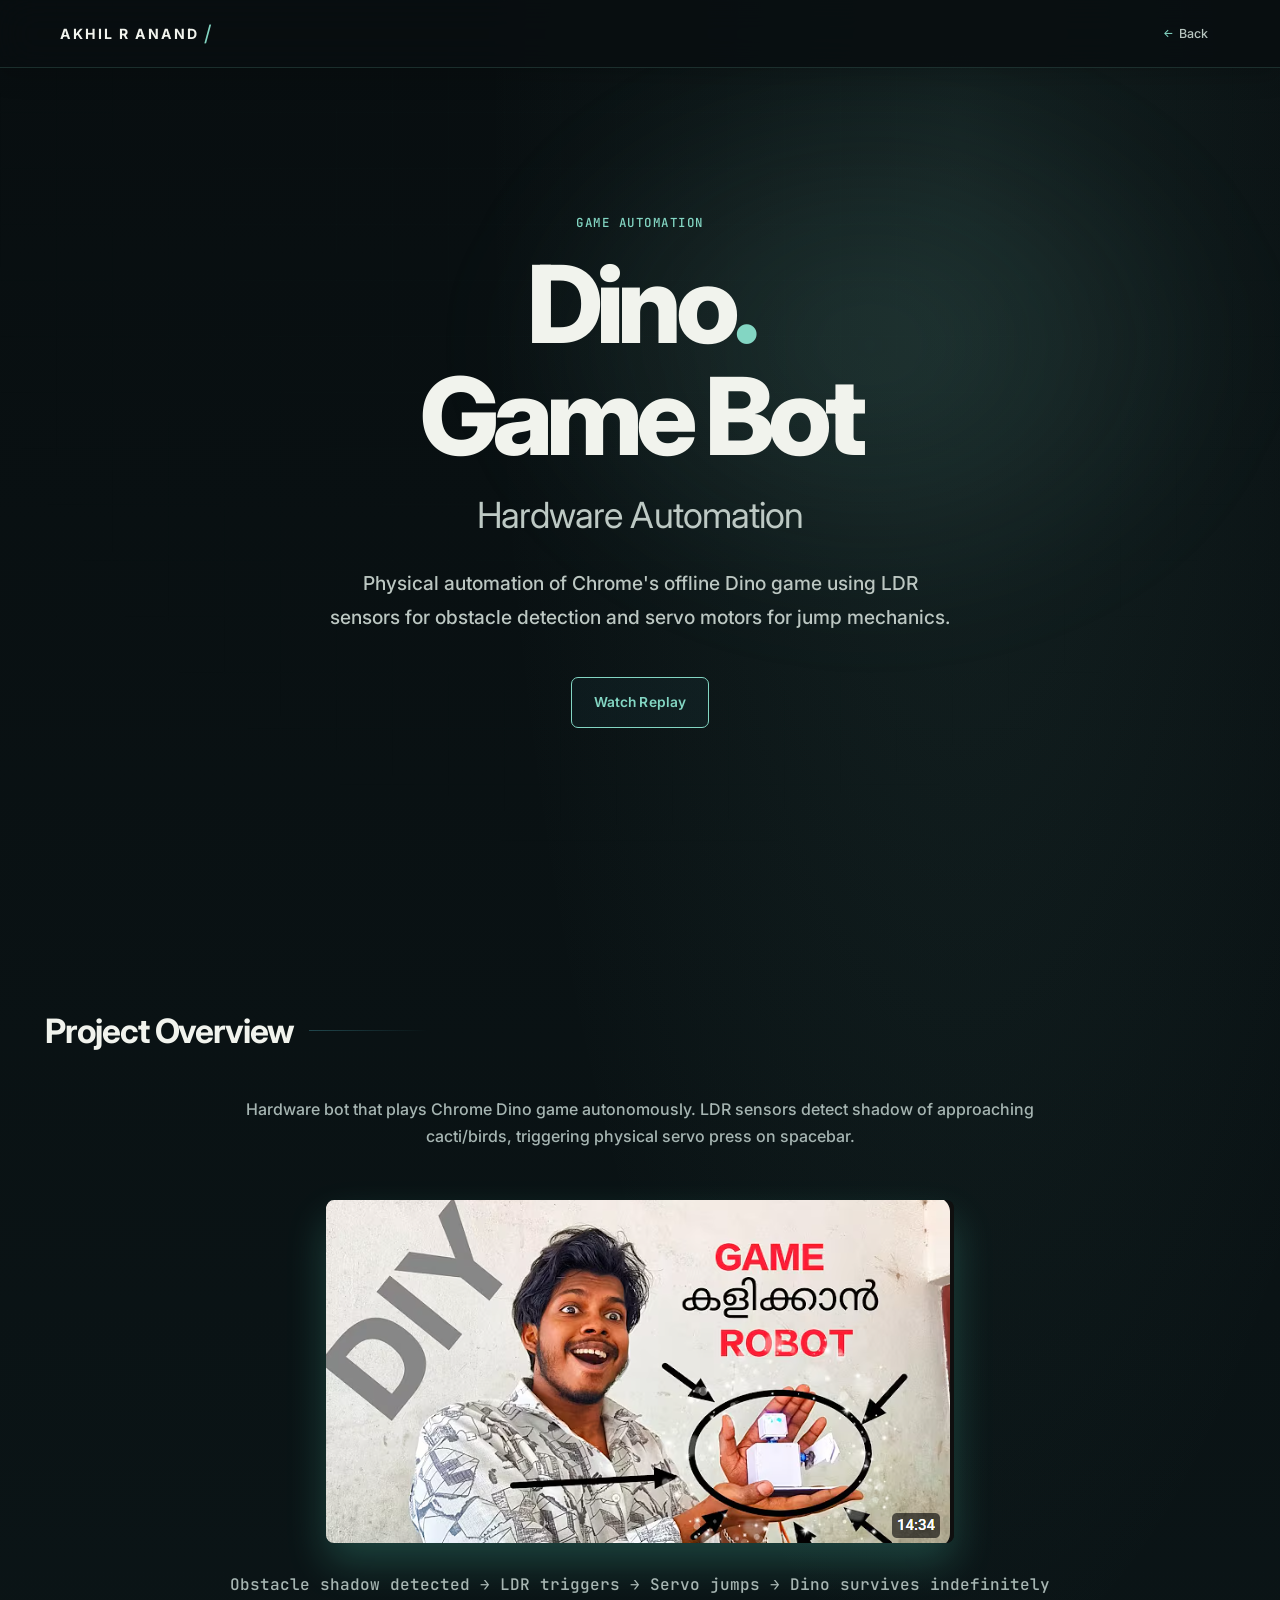
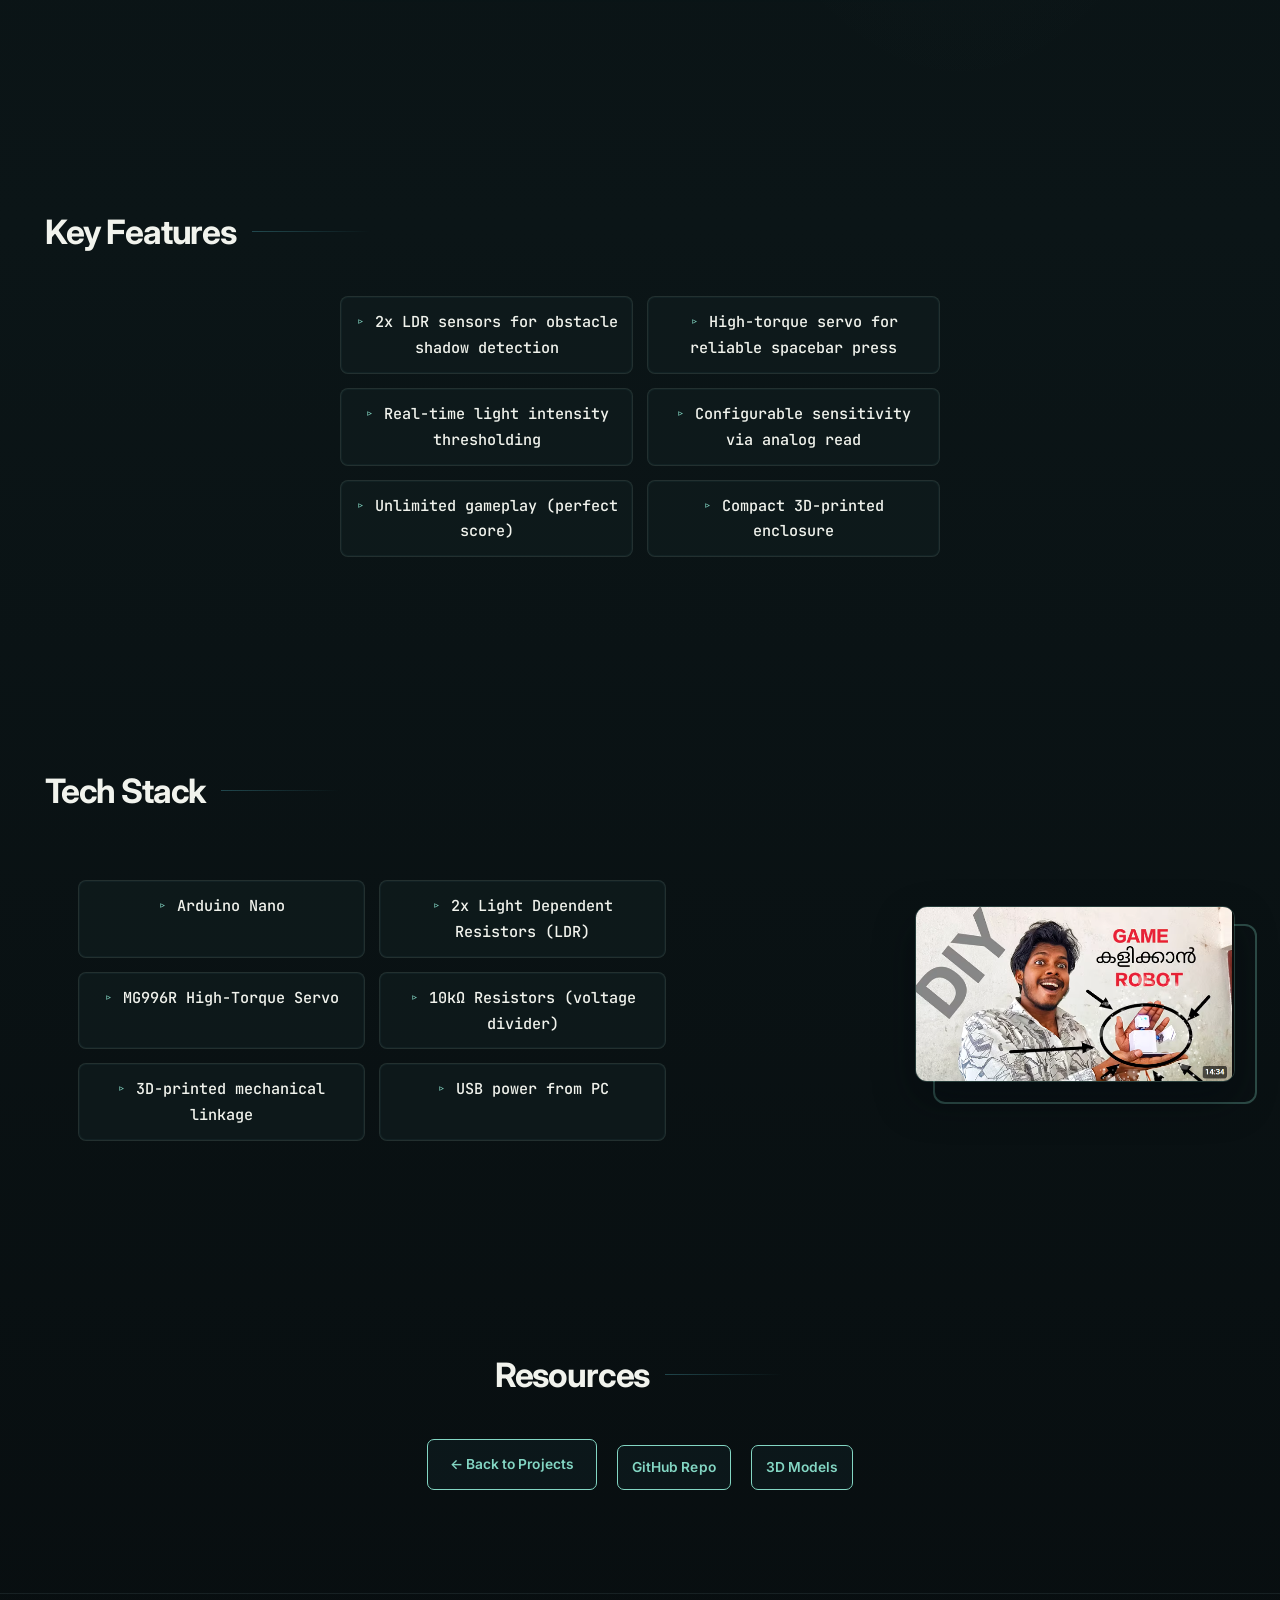
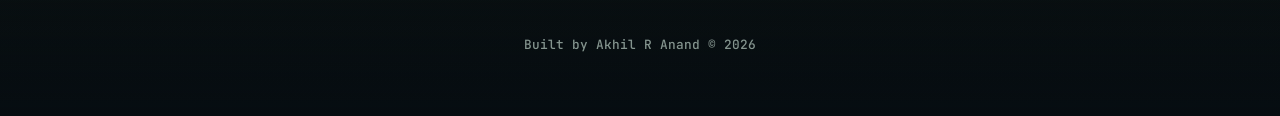
<file: html/projects/template.html>
<!DOCTYPE html>
<html lang="en">
<head>
    <meta charset="UTF-8">
    <meta name="viewport" content="width=device-width, initial-scale=1.0">
    <title>Dino Game Bot - Akhil R Anand</title>
    <link href="https://fonts.googleapis.com/css2?family=Inter:wght@300;400;600;700&family=JetBrains+Mono&display=swap" rel="stylesheet">
    <link rel="stylesheet" href="../../css/style.css">
</head>
<body>
    <nav>
        <div class="nav-container">
            <a class="logo" href="../../index.html">AKHIL R ANAND<span class="brand-mark" aria-hidden="true">/</span></a>
            <ul class="nav-links">
                <li><a href="../../index.html#projects"><span class="nav-num">←</span>  Back</a></li>
            </ul>
        </div>
    </nav>

  

    <header class="hero">
        <div class="container">
            <p class="mono-text">Game Automation</p>
            <h1 class="hero-title">Dino<span>.</span><br>Game Bot</h1>
            <h2 class="hero-subtitle">Hardware Automation</h2>
            <p class="hero-tagline">
                Physical automation of Chrome's offline Dino game using LDR sensors for obstacle detection and servo motors for jump mechanics.
            </p>
            <div class="hero-action">
                <a href="#" class="btn">Watch Replay</a>
            </div>
        </div>
    </header>

    <main>
        <section class="reveal">
            <div class="container">
                <h2 class="section-heading">Project Overview</h2>
                <p class="contact-desc" style="text-align: center; max-width: 800px; margin: 0 auto 50px;">










                    Hardware bot that plays Chrome Dino game autonomously. LDR sensors detect shadow of approaching cacti/birds, triggering physical servo press on spacebar.









                </p>
                <div style="text-align: center; margin-top: 40px;">








                    <img src="../../assets/dinoGameAutomation.png" 
                    
                    
                    
                    
                    
                    
                    
                    
                    
                    
                    
                    alt="Dino Bot Demo" style="max-width: 800px; border-radius: 8px; box-shadow: 0 20px 40px rgba(100,255,218,0.2);">
                    <p style="color: var(--text-dim); margin-top: 20px; font-family: var(--font-mono);">
                        
                        
                        
                        



                        
                        
                        Obstacle shadow detected → LDR triggers → Servo jumps → Dino survives indefinitely
                    
                    
                    
                    
                    
                    
                    
                    
                    </p>
                </div>
            </div>
        </section>

        <section class="reveal">
            <div class="container">
                <h2 class="section-heading">Key Features</h2>
                <ul class="skills-list" style="max-width: 600px; margin: 0 auto;">














                    <li>2x LDR sensors for obstacle shadow detection</li>
                    <li>High-torque servo for reliable spacebar press</li>
                    <li>Real-time light intensity thresholding</li>
                    <li>Configurable sensitivity via analog read</li>
                    <li>Unlimited gameplay (perfect score)</li>
                    <li>Compact 3D-printed enclosure</li>













                </ul>
            </div>
        </section>

        <section class="reveal">
            <div class="container">
                <h2 class="section-heading">Tech Stack</h2>
                <div class="about-flex">
                    <ul class="skills-list">














                        <li>Arduino Nano</li>
                        <li>2x Light Dependent Resistors (LDR)</li>
                        <li>MG996R High-Torque Servo</li>
                        <li>10kΩ Resistors (voltage divider)</li>
                        <li>3D-printed mechanical linkage</li>
                        <li>USB power from PC</li>














                    </ul>
                    <div class="about-image-column" style="justify-self: end;">
                        <div class="image-wrapper">











                            <img src="../../assets/dinoGameAutomation.png" alt="Dino Bot Hardware">











                            
                        </div>
                    </div>
                </div>
            </div>
        </section>

        <section class="reveal">
            <div class="container">
                <div style="text-align: center; max-width: 600px; margin: 0 auto;">
                    <h2 class="section-heading">Resources</h2>
                    <div style="display: flex; gap: 20px; justify-content: center; flex-wrap: wrap;">
                        <a href="../../index.html#projects" class="btn">← Back to Projects</a>










                        <a href="#" class="btn-outline">GitHub Repo</a>
                        <a href="#" class="btn-outline">3D Models</a>










                        
                    </div>
                </div>
            </div>
        </section>
    </main>

    <footer>
        <p>Built by Akhil R Anand &copy; 2026</p>
    </footer>

    <script src="../../js/script.js"></script>
</body>
</html>
</file>
<file: css/style.css>
:root {
    --bg: #080e10;
    --bg-2: #0b1517;
    --bg-3: #101f21;
    --bg-panel: rgba(14, 27, 29, 0.92);
    --bg-panel-strong: rgba(18, 34, 36, 0.98);
    --bg-hover: rgba(24, 45, 46, 0.98);
    --accent: #83d6c3;
    --accent-strong: #b0e8d8;
    --accent-warm: #d7bd83;
    --accent-glow: rgba(103, 232, 249, 0.35);
    --text-main: #f1f3ed;
    --text-dim: #a6b5b2;
    --text-soft: #d8e2de;
    --border: rgba(131, 214, 195, 0.16);
    --shadow-soft: 0 18px 40px rgba(4, 11, 18, 0.45);
    --font-sans: 'Inter', sans-serif;
    --font-mono: 'JetBrains Mono', monospace;
}

/* Base Styles */
* {
    margin: 0;
    padding: 0;
    box-sizing: border-box; 
}

html {
    scroll-behavior: smooth;
}

body {
    background:
        radial-gradient(ellipse at 75% 4%, rgba(131, 214, 195, 0.09), transparent 35%),
        linear-gradient(180deg, #080e10 0%, #0b1517 55%, #080e10 100%);
    color: var(--text-main);
    font-family: var(--font-sans);
    line-height: 1.7;
    font-weight: 500;
    overflow-x: hidden;
    position: relative;
}

body::before {
    content: "";
    position: fixed;
    inset: 0;
    background-image:
        linear-gradient(rgba(131, 214, 195, 0.025) 1px, transparent 1px),
        linear-gradient(90deg, rgba(131, 214, 195, 0.02) 1px, transparent 1px);
    background-size: 56px 56px;
    mask-image: radial-gradient(circle at 50% 20%, black 25%, transparent 85%);
    opacity: 0.5;
    pointer-events: none;
    z-index: 0;
}

.container {
    max-width: 1240px;
    margin: 0 auto;
    padding: 0 25px;
    position: relative;
    z-index: 1;
}

/* Navigation */
nav {
    background: rgba(8, 14, 16, 0.88);
    backdrop-filter: blur(18px);
    position: fixed;
    width: 100%;
    z-index: 1000;
    padding: 14px 0;
    border-bottom: 1px solid var(--border);
    box-shadow: 0 8px 24px rgba(0, 0, 0, 0.18);
}

/* Mobile Back Button - Hidden by default */
.mobile-back-btn {
    display: none;
}

.nav-container {
    display: flex;
    justify-content: space-between;
    align-items: center;
    max-width: 1200px;
    margin: 0 auto;
    padding: 0 40px;
}

@media (max-width: 768px) {
    .nav-container {
        padding: 0 20px;
    }
}

.logo {
    font-weight: 700;
    font-size: 0.88rem;
    color: var(--text-main);
    font-family: var(--font-sans);
    display: inline-flex;
    align-items: center;
    gap: 0.2rem;
    white-space: nowrap;
    letter-spacing: 0.14em;
    text-decoration: none;
}

.brand-mark {
    color: var(--accent);
    font-size: 1.35rem;
    font-weight: 400;
    margin-left: 2px;
}

.blink-underscore {
    font-family: var(--font-mono);
    animation: blink-cursor 0.8s steps(10, start) infinite;
    color: var(--accent);
    margin-left: 2px;
    font-size: inherit;
    display: inline-flex;
    align-items: center;
    white-space: nowrap;
}

.section-heading .blink-underscore {
    color: var(--text-main);
    transition: color 0.3s ease;
}

.section-heading:hover .blink-underscore {
    color: var(--accent);
}

@keyframes blink-cursor {
    0%, 100% { opacity: 1; }
    50% { opacity: 0; }
}

.nav-links {
    display: flex;
    list-style: none;
    align-items: center;
    gap: 1.5rem;
}

.nav-links li {
    display: flex;
}

.nav-links li a {
    color: var(--text-soft);
    text-decoration: none;
    font-family: var(--font-mono);
    font-size: 0.82rem;
    transition: 0.3s ease;
    display: flex;
    align-items: center;
    padding: 0.55rem 0.85rem;
    border-radius: 8px;
    position: relative;
    border: 1px solid transparent;
}

.nav-num {
    color: var(--accent);
    margin-right: 5px;
    transition: 0.3s ease;
}

.nav-links li a:hover {
    color: var(--accent);
    background: linear-gradient(180deg, rgba(103, 232, 249, 0.08), rgba(103, 232, 249, 0.02));
    border-color: rgba(103, 232, 249, 0.28);
    transform: translateY(-2px);
    text-shadow: 0 0 10px rgba(103, 232, 249, 0.25);
    box-shadow: inset 0 0 12px rgba(103, 232, 249, 0.06);
}

/* Tooltip styling for nav links */
.nav-links li a[title] {
    position: relative;
}

.nav-links li a[title]:hover::after {
    content: attr(title);
    position: absolute;
    bottom: -40px;
    left: 50%;
    transform: translateX(-50%);
    background: rgba(12, 30, 40, 0.96);
    color: var(--accent);
    padding: 8px 12px;
    border-radius: 6px;
    font-size: 0.75rem;
    white-space: nowrap;
    border: 1px solid rgba(103, 232, 249, 0.35);
    box-shadow: 0 10px 30px rgba(2, 8, 14, 0.4);
    z-index: 100;
    pointer-events: none;
    animation: tooltipFadeIn 0.3s ease;
}

@keyframes tooltipFadeIn {
    from {
        opacity: 0;
        transform: translateX(-50%) translateY(-5px);
    }
    to {
        opacity: 1;
        transform: translateX(-50%) translateY(0);
    }
}

/* Hamburger Menu */
.hamburger {
    display: none;
    flex-direction: column;
    justify-content: space-around;
    width: 30px;
    height: 25px;
    background: none;
    border: none;
    cursor: pointer;
    padding: 0;
    z-index: 1001;
    position: relative;
}

.hamburger span {
    width: 100%;
    height: 3px;
    background: var(--accent);
    border-radius: 10px;
    transition: all 0.3s cubic-bezier(0.25, 0.46, 0.45, 0.94);
    transform-origin: 1px;
    box-shadow: 0 0 8px rgba(103, 232, 249, 0.4);
}

.hamburger.active span:nth-child(1) {
    transform: rotate(45deg) translate(8px, 8px);
}

.hamburger.active span:nth-child(2) {
    opacity: 0;
    transform: translateX(-20px);
}

.hamburger.active span:nth-child(3) {
    transform: rotate(-45deg) translate(6px, -7px);
}

/* Mobile Nav Menu */
.nav-menu {
    position: relative;
}

@media (max-width: 1062.22px) {
    .hamburger {
        display: flex;
    }

    .nav-menu {
        position: fixed;
        top: 0;
        left: 0;
        height: 100vh;
        width: 300px;
        max-width: 80vw;
        background: rgba(6, 16, 22, 0.98);
        backdrop-filter: blur(20px);
        transform: translateX(-100%);
        transition: transform 0.4s cubic-bezier(0.25, 0.46, 0.45, 0.94);
        display: flex;
        align-items: center;
        justify-content: center;
        z-index: 1000;
        border-right: 1px solid var(--border);
        box-shadow: 18px 0 30px rgba(0, 0, 0, 0.3);
    }

    .nav-menu.active {
        transform: translateX(0);
    }

    .nav-links {
        flex-direction: column;
        align-items: center;
        padding: 0;
        gap: 0;
    }

    .nav-links li {
        margin: 1rem 0;
        width: 100%;
        display: flex;
        justify-content: center;
    }

    .nav-links li a {
        margin: 0;
        font-size: 1.2rem;
        padding: 12px 24px;
        border-radius: 8px;
        transition: 0.3s;
        width: 100%;
        max-width: 200px;
        justify-content: center;
    }

    .nav-links li a:hover {
        background: rgba(103, 232, 249, 0.08);
        transform: translateX(5px);
    }

    /* Backdrop overlay */
    body.menu-open {
        overflow: hidden;
    }

    body.menu-open::before {
        content: '';
        position: fixed;
        top: 0;
        left: 0;
        width: 100vw;
        height: 100vh;
        background: rgba(3, 10, 16, 0.6);
        z-index: 999;
    }
}

/* Centered Hero */
.hero {
    min-height: min(860px, 100vh);
    display: flex;
    align-items: center;
    justify-content: center;
    text-align: center;
    position: relative;
    padding: 110px 0 80px;
}

.hero::before {
    content: "";
    position: absolute;
    inset: 10% 12% auto 12%;
    height: 420px;
    background: radial-gradient(circle, rgba(103, 232, 249, 0.1), transparent 60%);
    filter: blur(36px);
    pointer-events: none;
}

.hero-content {
    display: flex;
    flex-direction: column;
    align-items: center;
    max-width: 900px;
    position: relative;
    z-index: 1;
}

.hero-content>* {
    opacity: 0;
    transform: translateY(20px);
    animation: fadeInUp 0.8s forwards;
}

.mono-text {
    color: var(--accent);
    font-family: var(--font-mono);
    margin-bottom: 16px;
    animation-delay: 0.2s;
    letter-spacing: 0.12em;
    text-transform: uppercase;
    font-size: 0.78rem;
}

.hero-title {
    font-size: clamp(40px, 8vw, 84px);
    line-height: 1.04;
    font-weight: 800;
    letter-spacing: -0.05em;
    text-shadow: none;
    animation-delay: 0.4s;
}

.hero-title span {
    color: var(--accent);
}

.hero-subtitle {
    font-size: clamp(24px, 4vw, 36px);
    color: var(--text-dim);
    margin-top: 12px;
    animation-delay: 0.6s;
    font-weight: 500;
    letter-spacing: 0.02em;
}

.hero-tagline {
    max-width: 620px;
    margin-top: 20px;
    color: var(--text-dim);
    animation-delay: 0.8s;
    font-size: 1.1rem;
    line-height: 1.8;
}

.hero-actions {
    display: flex;
    flex-wrap: wrap;
    justify-content: center;
    gap: 12px;
    margin-top: 34px;
    animation: fadeInUp 0.8s 1s both;
}

.hero-actions .btn {
    margin: 0;
}

.hero-action {
    margin-top: 42px;
    animation-delay: 1s;
}

@keyframes fadeInUp {
    to {
        opacity: 1;
        transform: translateY(0);
    }
}

/* Shared Section Styles */
section {
    padding: clamp(4.5rem, 8vw, 6.5rem) 0;
    position: relative;
    z-index: 1;
}

.section-heading {
    display: inline-flex;
    flex-wrap: wrap;
    align-items: center;
    gap: 0.25rem;
    font-size: clamp(1.55rem, 3vw, 1.9rem);
    margin-bottom: 32px;
    color: var(--text-main);
    padding: 0;
    border-radius: 0;
    position: relative;
    white-space: normal;
    font-weight: 700;
    border: 0;
    background: transparent;
}

.section-heading::after {
    content: "";
    display: block;
    width: clamp(48px, 10vw, 120px);
    height: 1px;
    background: linear-gradient(90deg, rgba(103, 232, 249, 0.25), rgba(103, 232, 249, 0));
    margin-left: 12px;
}

.section-heading .blink-underscore {
    display: none;
}

/* About Section */
.about-flex {
    display: grid;
    grid-template-columns: minmax(0, 3fr) minmax(0, 2fr);
    gap: 50px;
    align-items: center;
}

.about-text p {
    max-width: 700px;
    margin: 0 auto;
    color: var(--text-dim);
    font-size: 1.06rem;
    line-height: 1.9;
}

.skills-list {
    display: grid;
    grid-template-columns: repeat(auto-fit, minmax(min(100%, 12rem), 1fr));
    list-style: none;
    margin: 25px auto 0 auto;
    max-width: 800px;
    width: 90%;
    font-family: var(--font-mono);
    font-size: 0.95rem;
    color: var(--text-main);
    padding: 0;
    gap: 14px;
}

.skills-list li {
    min-width: 0;
    overflow-wrap: anywhere;
    text-align: center;
    padding: 12px 14px;
    border: 1px solid rgba(103, 232, 249, 0.2);
    border-radius: 10px;
    background: rgba(11, 23, 31, 0.6);
    box-shadow: inset 0 0 0 1px rgba(103, 232, 249, 0.04);
    transition: all 0.25s ease;
}

.skills-list li::before {
    content: "▹";
    color: var(--accent);
    margin-right: 10px;
}

.skills-list li:hover {
    transform: translateY(-2px);
    border-color: rgba(103, 232, 249, 0.35);
    background: rgba(18, 43, 55, 0.8);
    box-shadow: 0 0 18px rgba(103, 232, 249, 0.08);
}

.about-image-column {
    position: relative;
    max-width: 320px;
    justify-self: center;
}

.image-wrapper {
    position: relative;
    display: inline-block;
}

.image-wrapper img {
    width: 100%;
    height: auto;
    display: block;
    border-radius: 16px;
    border: 1px solid rgba(103, 232, 249, 0.35);
    position: relative;
    z-index: 2;
    box-shadow: var(--shadow-soft);
}

.image-wrapper::after {
    content: "";
    position: absolute;
    top: 18px;
    left: 18px;
    width: 100%;
    height: 100%;
    border: 2px solid rgba(103, 232, 249, 0.6);
    z-index: 1;
    border-radius: 16px;
    transition: 0.4s cubic-bezier(0.25, 0.46, 0.45, 0.94);
    transform: translate(0, 0);
    box-shadow: 0 0 22px rgba(103, 232, 249, 0.2);
}

.image-wrapper:hover::after {
    transform: translate(-8px, -8px);
}

.image-wrapper img {
    transition: 0.4s cubic-bezier(0.25, 0.46, 0.45, 0.94);
    filter: brightness(1.04) saturate(1.12);
}

.image-wrapper:hover img {
    transform: translate(-3px, -3px) rotate(1deg);
    box-shadow: 0 22px 44px rgba(103, 232, 249, 0.18);
}

/* Projects Section */
.project-grid {
    display: grid;
    grid-template-columns: 1fr;
    gap: 30px;
    width: 100%;
    max-width: 1200px;
    margin: 0 auto;
}

@media (min-width: 600px) {
    .project-grid {
        grid-template-columns: repeat(2, 1fr);
    }
}

@media (min-width: 900px) {
    .project-grid {
        grid-template-columns: repeat(3, 1fr);
    }
}

@media (min-width: 1400px) {
    .project-grid {
        grid-template-columns: repeat(3, 1fr);
    }
}

.card {
    background: linear-gradient(180deg, rgba(17, 36, 46, 0.88), rgba(10, 22, 30, 0.94));
    border-radius: 14px;
    overflow: hidden;
    transition: all 0.3s ease;
    border: 1px solid rgba(103, 232, 249, 0.14);
    display: flex;
    flex-direction: column;
    cursor: default;
    position: relative;
    box-shadow: 0 10px 25px rgba(2, 8, 14, 0.25);
}

.card:hover {
    transform: translateY(-4px);
    border-color: rgba(103, 232, 249, 0.28);
    box-shadow: 0 14px 32px rgba(0, 0, 0, 0.28);
}

.image-container {
    height: 190px;
    overflow: hidden;
    position: relative;
    border-bottom: 1px solid rgba(103, 232, 249, 0.12);
}

.project-img {
    width: 100%;
    height: 100%;
    object-fit: cover;
    transition: all 0.3s ease;
}

.card:hover .project-img {
    transform: scale(1.025);
    filter: brightness(1.04);
}

.card-content {
    padding: 24px;
    display: flex;
    flex-direction: column;
    justify-content: space-between;
    flex: 1;
}

.card-content p {
    overflow-wrap: break-word;
    transition: all 0.3s ease;
    color: var(--text-dim);
}

.card:hover .card-content p {
    color: var(--text-main);
}

.card-content h3 {
    transition: all 0.3s ease;
    margin-bottom: 12px;
}

.card:hover .card-content h3 {
    color: var(--accent);
}

.tech-stack {
    transition: all 0.3s ease;
    margin-bottom: 14px;
}

.linkedin-post-card .tech-stack {
    display: flex;
    flex-wrap: wrap;
    align-items: center;
    justify-content: center;
    gap: 8px;
    min-height: 60px;
}

.tech-tag {
    font-family: var(--font-mono);
    color: var(--accent);
    font-size: 0.73rem;
    margin-right: 10px;
    padding: 5px 8px;
    background: rgba(103, 232, 249, 0.08);
    border-radius: 999px;
    border: 1px solid rgba(103, 232, 249, 0.2);
    display: inline-block;
    transition: all 0.3s ease;
    letter-spacing: 0.04em;
}

.linkedin-post-card .tech-tag {
    margin: 0;
}

.card:hover .tech-tag {
    background: rgba(103, 232, 249, 0.12);
    border-color: rgba(103, 232, 249, 0.32);
}
/* Contact Section (NEW) */
.contact-container {
    text-align: center;
    max-width: 600px;
    margin: 0 auto;
    padding-bottom: 100px;
}

.contact-title {
    font-size: clamp(40px, 5vw, 60px);
    margin: 10px 0 20px;
    color: var(--text-main);
}

.contact-desc {
    color: var(--text-dim);
    margin-bottom: 50px;
}

.center {
    justify-content: center;
}

/* Buttons */
.btn,
.btn-outline {
    font-family: var(--font-mono);
    text-decoration: none;
    border-radius: 8px;
    transition: 0.3s;
    border: 1px solid var(--accent);
    color: var(--accent);
    display: inline-block;
    background: rgba(103, 232, 249, 0.04);
    box-shadow: none;
}

.btn {
    padding: 13px 22px;
}

.btn-primary {
    color: #07111b;
    background: var(--accent);
    border-color: var(--accent);
    font-weight: 700;
}

.btn.large {
    padding: 20px 40px;
    font-size: 1.1rem;
}

.btn-outline {
    padding: 10px 16px;
    font-size: 0.85rem;
    margin-top: auto;
    align-self: center;
    width: fit-content;
}

.project-buttons {
    display: flex;
    flex-direction: column;
    gap: 10px;
    margin-top: 15px;
    align-items: center;
}

.btn:hover,
.btn-outline:hover {
    background: rgba(103, 232, 249, 0.12);
    transform: translateY(-2px);
    border-color: var(--accent-strong);
}

.btn-primary:hover {
    color: #07111b;
    background: var(--accent-strong);
}

.card:hover .btn-outline {
    border-color: var(--accent);
    transition: all 0.3s ease;
}

/* Reveal Animations */
.reveal {
    opacity: 0;
    transform: translateY(30px);
    transition: 0.8s ease-out;
}

.reveal.active {
    opacity: 1;
    transform: translateY(0);
}

/* Footer */
/* Experience styles */
.experience-grid {
    max-width: 900px;
    margin: 0 auto;
    display: grid;
    gap: 2rem;
}

.experience-card {
    background: linear-gradient(180deg, rgba(17, 36, 46, 0.95), rgba(9, 19, 25, 0.96));
    border-radius: 18px;
    padding: 2rem;
    border: 1px solid rgba(103, 232, 249, 0.2);
    transition: all 0.3s ease;
    position: relative;
    overflow: hidden;
    box-shadow: 0 10px 24px rgba(2, 8, 14, 0.2);
}

.experience-card::before {
    content: '';
    position: absolute;
    top: 0;
    left: 0;
    width: 4px;
    height: 100%;
    background: linear-gradient(180deg, var(--accent), rgba(103, 232, 249, 0.3));
    border-radius: 2px 0 0 2px;
}

.experience-card:hover {
    transform: translateY(-5px);
    box-shadow: 0 16px 32px rgba(103, 232, 249, 0.08);
    border-color: rgba(103, 232, 249, 0.4);
}

.experience-header {
    display: flex;
    justify-content: space-between;
    align-items: center;
    margin-bottom: 1rem;
    gap: 2rem;
}

.experience-role {
    flex: 1;
}

.experience-role h3 {
    color: var(--text-main);
    font-size: 1.4rem;
    margin-bottom: 0.5rem;
    font-weight: 600;
    line-height: 1.3;
}

.experience-company {
    color: var(--accent);
    font-size: 0.95rem;
    font-weight: 500;
    line-height: 1.4;
    margin: 0;
}

.experience-date {
    font-family: var(--font-mono);
    color: var(--accent);
    font-size: 0.85rem;
    background: rgba(103, 232, 249, 0.08);
    padding: 0.6rem 1.2rem;
    border-radius: 999px;
    border: 1px solid rgba(103, 232, 249, 0.3);
    white-space: nowrap;
    flex-shrink: 0;
    text-align: center;
    min-width: fit-content;
}

.experience-description {
    color: var(--text-dim);
    line-height: 1.6;
    font-size: 1rem;
    margin: 0;
}

/* Education styles */
.education-list {
    max-width: 800px;
    margin: 0 auto;
}

.education-item {
    display: flex;
    align-items: flex-start;
    margin-bottom: 30px;
    padding: 22px 24px;
    background: linear-gradient(180deg, rgba(17, 36, 46, 0.96), rgba(11, 22, 29, 0.96));
    border-radius: 16px;
    border-left: 3px solid var(--accent);
    border-right: 1px solid rgba(103, 232, 249, 0.12);
    transition: all 0.3s ease;
    cursor: default;
    position: relative;
    box-shadow: 0 10px 24px rgba(2, 8, 14, 0.2);
}

.education-item:hover {
    transform: translateY(-2px);
    background: rgba(103, 232, 249, 0.06);
    box-shadow: 0 12px 28px rgba(103, 232, 249, 0.08);
}

.education-date {
    font-family: var(--font-mono);
    color: var(--accent);
    font-size: 1.1rem;
    font-weight: bold;
    min-width: 80px;
    text-align: center;
    padding: 10px;
    background: rgba(103, 232, 249, 0.08);
    border-radius: 10px;
    margin-right: 30px;
    transition: all 0.3s ease;
}

.education-item:hover .education-date {
    background: rgba(103, 232, 249, 0.16);
    box-shadow: 0 0 15px rgba(103, 232, 249, 0.2);
}

.education-details {
    flex: 1;
}

.education-details h3 {
    color: var(--text-main);
    margin-bottom: 5px;
    transition: all 0.3s ease;
}

.education-item:hover .education-details h3 {
    color: var(--accent);
    text-shadow: 0 0 10px rgba(103, 232, 249, 0.2);
}

.education-details h4 {
    color: var(--text-dim);
    font-size: 1rem;
    margin-bottom: 5px;
    transition: all 0.3s ease;
}

.education-item:hover .education-details h4 {
    color: var(--accent);
}

.education-details p {
    color: var(--text-dim);
    font-size: 0.95rem;
    transition: all 0.3s ease;
}

.education-item:hover .education-details p {
    color: var(--text-main);
}

/* Responsive */
@media (max-width: 768px) {
    .experience-card {
        padding: 1.5rem;
    }

    .experience-header {
        flex-direction: column;
        align-items: flex-start;
        gap: 0.8rem;
    }

    .experience-date {
        align-self: flex-start;
        font-size: 0.8rem;
        padding: 0.5rem 1rem;
    }

    .experience-role h3 {
        font-size: 1.2rem;
    }

    .experience-company {
        font-size: 0.9rem;
    }
    
    .timeline-date {
        align-self: flex-start;
    }
    
    .education-item {
        flex-direction: column;
        text-align: center;
    }
    
    .education-date {
        margin-right: 0;
        margin-bottom: 15px;
    }
}

footer {
    text-align: center;
    padding: 40px 20px 60px;
    font-family: var(--font-mono);
    font-size: 0.8rem;
    color: var(--text-dim);
    border-top: 1px solid rgba(103, 232, 249, 0.12);
    background: linear-gradient(180deg, rgba(4, 11, 18, 0), rgba(4, 11, 18, 0.5));
}

.status {
    margin-top: 10px;
    display: flex;
    align-items: center;
    justify-content: center;
    color: var(--accent);
}

.online-dot {
    height: 8px;
    width: 8px;
    background: #50fa7b;
    border-radius: 50%;
    display: inline-block;
    margin-right: 8px;
    box-shadow: 0 0 8px #50fa7b;
}

@media (max-width: 768px) {
    .about-flex {
        grid-template-columns: 1fr;
        text-align: center;
    }

    .about-image-column {
        order: -1;
        margin-bottom: 40px;
        max-width: 100%;
    }

    .skills-list {
        justify-content: center;
    }

    /* Mobile back button */
    .mobile-back-btn {
        display: block;
        padding: 90px 0 20px 0;
        text-align: left;
        margin-left: 20px;
    }

    .mobile-back-btn a {
        color: var(--accent);
        text-decoration: none;
        font-family: var(--font-mono);
        font-size: 0.95rem;
        transition: 0.3s;
        display: inline-block;
    }

    .mobile-back-btn a:hover {
        transform: translateX(-3px);
    }

    /* Responsive images on mobile */
    section img {
        max-width: 100% !important;
        width: 100%;
    }

    #demo img {
        max-width: calc(100% - 20px) !important;
    }

    .about-image-column img {
        max-width: 100% !important;
    }
}





@media (max-width: 768px) {
    .about-flex {
        display: grid; /* Ensure grid is active */
        grid-template-columns: 1fr;
        text-align: center;
        gap: 20px;
    }

    .about-image-column {
        order: -1;
        margin: 0 auto 40px auto; /* Centering the column itself */
        max-width: 100%;
        display: flex;
        justify-content: center; /* Centers content inside the column */
    }

    .skills-list {
        justify-content: center;
        display: grid;
    }

    /* Standardized image centering for all sections */
    section img, 
    .about-image-column img, 
    #demo img {
        display: block;       /* Required for margin: auto to work */
        margin-left: auto;    /* Pushes from left */
        margin-right: auto;   /* Pushes from right */
        max-width: 100% !important;
        height: auto;         /* Maintains aspect ratio */
    }

    /* Mobile back button */
    .mobile-back-btn {
        display: block;
        padding: 90px 0 20px 0;
        text-align: left;
        margin-left: 20px;
    }

    .mobile-back-btn a {
        color: var(--accent);
        text-decoration: none;
        font-family: var(--font-mono);
        font-size: 0.95rem;
        transition: 0.3s;
        display: inline-block;
    }

    .mobile-back-btn a:hover {
        transform: translateX(-3px);
    }
}

@media (max-width: 480px) {
    .mobile-back-btn {
        padding: 90px 0 15px 0;
    }

    .mobile-back-btn a {
        font-size: 0.85rem;
        padding: 10px 15px;
        border: 1px solid rgba(100, 255, 218, 0.3);
        border-radius: 4px;
    }

    /* Aggressive mobile centering */
    section img, 
    #demo img {
        width: calc(100% - 20px) !important; /* Creates the 10px gutter on each side */
        margin: 0 auto !important;           /* Forces the calculated space to be equal on both sides */
        display: block;
    }
}

.linkClick {
    color: var(--accent);
    text-decoration: none;
    font-weight: 600;
    transition: all 0.3s ease;
}

.linkClick:hover {
    color: var(--accent-strong);
    text-decoration: underline;
}

.linkClick:active {
    opacity: 0.8;
}

.down-btn {
    border-radius: 80px;
    font-size: 28px;
    padding: 12px 18px;
    display: inline-block;
    text-decoration: none;
    animation: blink 1s infinite;
    border: 1px solid rgba(103, 232, 249, 0.4);
    background: rgba(103, 232, 249, 0.04);
    box-shadow: 0 0 20px rgba(103, 232, 249, 0.08);
}

@keyframes blink {
    0%, 100% { opacity: 1; }
    50% { opacity: 0.3; }
}

.project-buttons {
    align-items: stretch;
}

.project-buttons .btn-outline {
    align-self: stretch;
    width: auto;
    text-align: center;
}

a:focus-visible,
button:focus-visible {
    outline: 3px solid var(--accent-strong);
    outline-offset: 4px;
}

@media (max-width: 600px) {
    .hero {
        min-height: 100svh;
    }

    .hero-actions {
        gap: 10px;
    }

    .hero-actions .btn {
        padding: 12px 16px;
    }

    .skills-list {
        display: grid;
        grid-template-columns: repeat(auto-fit, minmax(min(100%, 12rem), 1fr));
        width: 100%;
        font-size: 0.85rem;
    }
}

@media (prefers-reduced-motion: reduce) {
    *,
    *::before,
    *::after {
        scroll-behavior: auto !important;
        animation-duration: 0.01ms !important;
        animation-iteration-count: 1 !important;
        transition-duration: 0.01ms !important;
    }

    .hero-content > *,
    .reveal {
        opacity: 1;
        transform: none;
    }
}

/* Premium portfolio finish */
.nav-container {
    max-width: 1240px;
}

.nav-links {
    gap: clamp(0.35rem, 1vw, 1rem);
}

.nav-links li a {
    color: #b7c5c0;
    font-family: var(--font-sans);
    font-size: 0.78rem;
    letter-spacing: 0.015em;
    padding: 0.5rem 0.65rem;
}

.nav-links li a:hover {
    color: var(--text-main);
    background: rgba(131, 214, 195, 0.06);
    border-color: rgba(131, 214, 195, 0.16);
    transform: none;
    text-shadow: none;
    box-shadow: none;
}

.nav-num {
    color: var(--accent);
    font-size: 0.7rem;
}

.hero {
    min-height: 100svh;
    padding-top: 120px;
}

.hero::before {
    inset: 5% 0 auto auto;
    width: min(72vw, 820px);
    height: 600px;
    background: radial-gradient(ellipse, rgba(131, 214, 195, 0.12), transparent 68%);
    filter: blur(48px);
}

.hero-content {
    max-width: 1120px;
    width: 100%;
}

.hero-title {
    font-size: clamp(3.5rem, 8.4vw, 7rem);
    letter-spacing: -0.065em;
}

.hero-subtitle {
    color: #bdc9c4;
    font-weight: 400;
    letter-spacing: -0.025em;
}

.hero-tagline {
    color: #bcc7c2;
    font-size: clamp(1.05rem, 1.5vw, 1.2rem);
}

.hero-meta {
    color: #7f928b;
    font-family: var(--font-mono);
    font-size: 0.76rem;
    letter-spacing: 0.06em;
    margin-top: 20px;
    animation: fadeInUp 0.8s 0.9s both;
}

.hero-meta span {
    color: var(--accent);
    margin: 0 0.45rem;
}

.hero-actions {
    justify-content: flex-start;
    gap: 10px;
}

.hero-actions .btn {
    font-family: var(--font-sans);
    font-size: 0.88rem;
    font-weight: 600;
    letter-spacing: 0.01em;
    padding: 12px 19px;
}

.hero-actions .btn-primary {
    box-shadow: 0 8px 26px rgba(131, 214, 195, 0.14);
}

.hero-scroll-link {
    display: inline-flex;
    align-items: center;
    gap: 10px;
    margin-top: 40px;
    color: #8d9d97;
    font-family: var(--font-mono);
    font-size: 0.7rem;
    letter-spacing: 0.08em;
    text-decoration: none;
    text-transform: uppercase;
    transition: color 0.2s ease, transform 0.2s ease;
}

.hero-scroll-link span:first-child {
    display: grid;
    place-items: center;
    width: 34px;
    height: 34px;
    border: 1px solid rgba(131, 214, 195, 0.35);
    border-radius: 50%;
    color: var(--accent);
    font-family: var(--font-sans);
    font-size: 1.15rem;
    line-height: 1;
}

.hero-scroll-link:hover {
    color: var(--text-main);
    transform: translateY(3px);
}

.hero-scroll-link:hover span:first-child {
    border-color: var(--accent);
}

section {
    scroll-margin-top: 82px;
}

.section-heading {
    font-size: clamp(1.65rem, 2.8vw, 2.1rem);
    letter-spacing: -0.035em;
    margin-bottom: 36px;
}

.about-flex {
    gap: clamp(42px, 8vw, 100px);
}

.about-text p {
    font-size: 1.08rem;
    line-height: 1.95;
    color: #b7c3be;
}

.image-wrapper img {
    border-color: rgba(131, 214, 195, 0.22);
    border-radius: 12px;
    filter: saturate(0.88) contrast(1.03);
}

.image-wrapper::after {
    border-color: rgba(131, 214, 195, 0.3);
    border-radius: 12px;
    box-shadow: none;
}

.project-grid {
    gap: 22px;
}

.card {
    background: linear-gradient(155deg, rgba(20, 33, 34, 0.96), rgba(11, 20, 21, 0.98));
    border-color: rgba(179, 205, 194, 0.12);
    border-radius: 12px;
    box-shadow: 0 12px 34px rgba(0, 0, 0, 0.16);
}

.card:hover {
    border-color: rgba(131, 214, 195, 0.3);
    box-shadow: 0 18px 38px rgba(0, 0, 0, 0.26);
}

.image-container {
    height: auto;
    aspect-ratio: 16 / 9;
    background: #0c1719;
    border-bottom-color: rgba(179, 205, 194, 0.12);
}

.project-img {
    object-fit: cover;
}

.card-content {
    padding: 22px;
}

.card-content h3 {
    font-size: 1.12rem;
    line-height: 1.45;
    letter-spacing: -0.02em;
}

.card-content p {
    color: #9fada8;
    font-size: 0.94rem;
    line-height: 1.75;
}

.card:hover .card-content p {
    color: #c3cdc8;
}

.linkedin-post-card .tech-stack {
    min-height: 48px;
    margin-bottom: 12px;
}

.tech-tag {
    color: #a4d9c9;
    background: rgba(131, 214, 195, 0.055);
    border-color: rgba(131, 214, 195, 0.17);
    font-size: 0.69rem;
    letter-spacing: 0.015em;
}

.btn,
.btn-outline {
    border-radius: 7px;
    font-family: var(--font-sans);
    font-size: 0.86rem;
    font-weight: 600;
    letter-spacing: 0.005em;
}

.btn-outline {
    padding: 10px 14px;
}

.project-buttons {
    gap: 8px;
}

.btn:hover,
.btn-outline:hover {
    box-shadow: 0 7px 20px rgba(131, 214, 195, 0.08);
}

.experience-card,
.education-item {
    background: linear-gradient(145deg, rgba(19, 32, 33, 0.94), rgba(12, 21, 22, 0.97));
    border-color: rgba(179, 205, 194, 0.13);
    box-shadow: 0 12px 34px rgba(0, 0, 0, 0.14);
}

.experience-card {
    border-radius: 12px;
    padding: clamp(1.4rem, 3vw, 2rem);
}

.experience-card::before {
    width: 2px;
    background: linear-gradient(180deg, var(--accent), rgba(131, 214, 195, 0.08));
}

.experience-card:hover,
.education-item:hover {
    border-color: rgba(131, 214, 195, 0.25);
    box-shadow: 0 16px 36px rgba(0, 0, 0, 0.22);
}

.experience-company {
    color: #a6cfc1;
}

.experience-date,
.education-date {
    color: #a6d9c8;
    background: rgba(131, 214, 195, 0.06);
    border-color: rgba(131, 214, 195, 0.17);
}

.education-item {
    border-left-width: 2px;
    border-left-color: rgba(131, 214, 195, 0.65);
    border-radius: 10px;
}

.education-date {
    border-radius: 7px;
    font-size: 0.92rem;
}

.skills-list li {
    background: rgba(16, 29, 30, 0.72);
    border-color: rgba(179, 205, 194, 0.13);
    border-radius: 8px;
}

.skills-list li:hover {
    border-color: rgba(131, 214, 195, 0.28);
    background: rgba(20, 37, 37, 0.9);
    box-shadow: none;
}

footer {
    color: #84948e;
    border-top-color: rgba(179, 205, 194, 0.1);
}

@media (min-width: 900px) {
    .hero-content {
        text-align: left;
        align-items: flex-start;
    }
}

@media (max-width: 899px) {
    .hero-content {
        text-align: center;
        align-items: center;
    }

    .hero-actions {
        justify-content: center;
    }
}

@media (max-width: 600px) {
    .hero {
        min-height: 100svh;
        padding: 120px 0 72px;
    }

    .hero-title {
        font-size: clamp(3rem, 14vw, 4.2rem);
    }

    .hero-meta {
        font-size: 0.68rem;
        line-height: 1.8;
    }

    .section-heading {
        margin-bottom: 26px;
    }

    .card-content {
        padding: 19px;
    }
}
</file>
